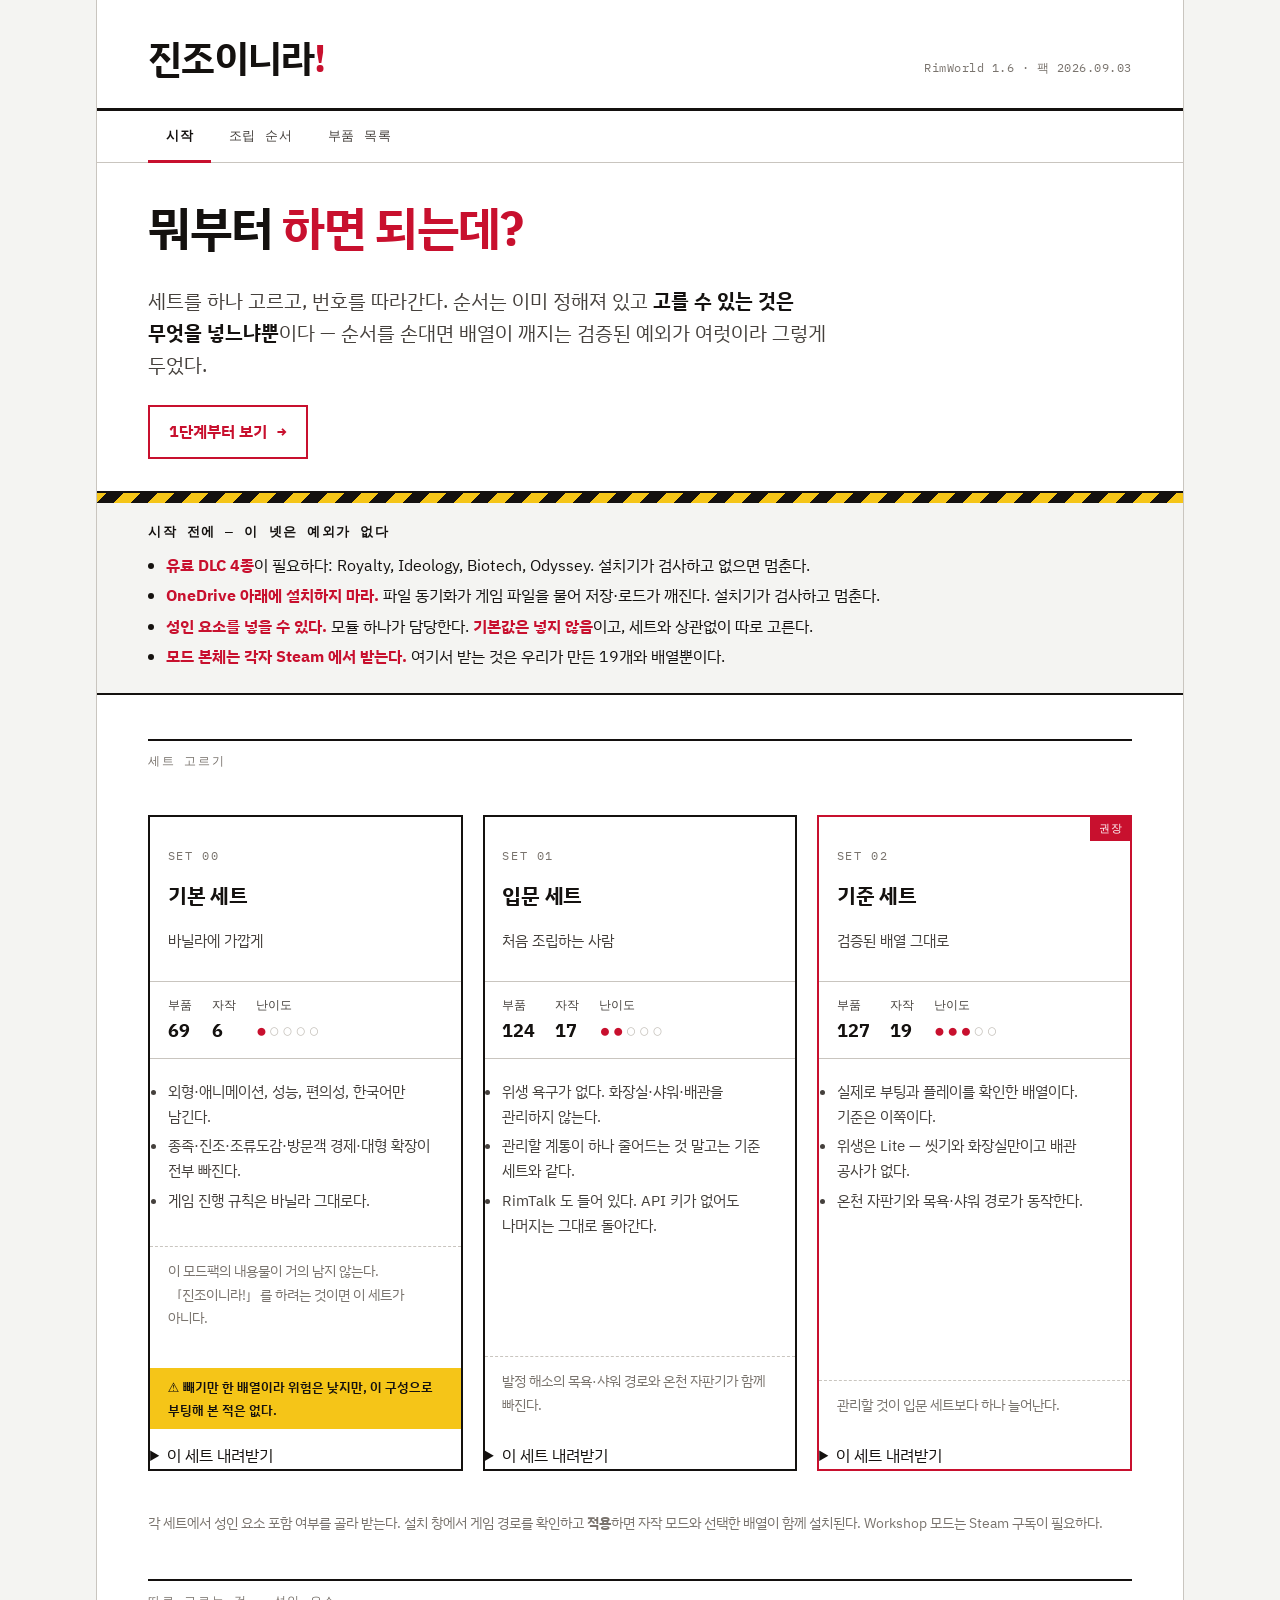
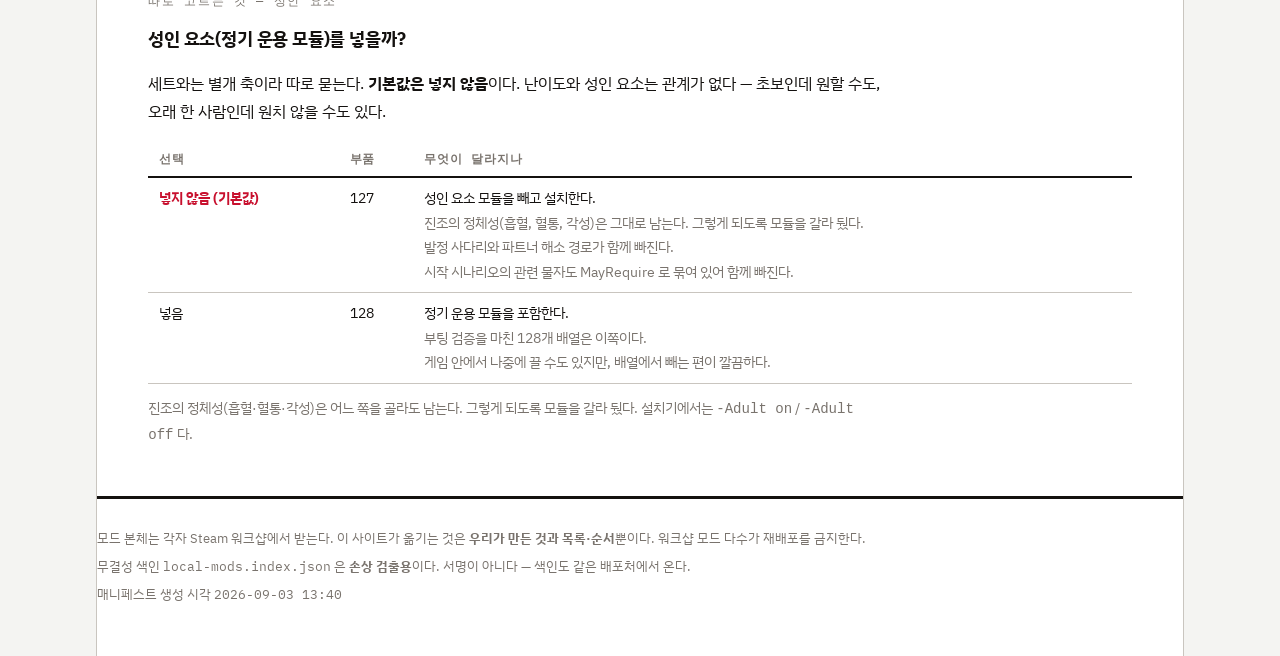
<file: index.html>
<!doctype html>
<html lang="ko">
<head>
<meta charset="utf-8">
<meta name="viewport" content="width=device-width, initial-scale=1">
<title>진조이니라! 조립 설명서</title>
<meta name="description" content="RimWorld 1.6 한국어 모드팩 진조이니라!. 세트를 고르고 번호를 따라가면 끝난다.">
<meta name="color-scheme" content="light dark">
<link rel="preconnect" href="https://fonts.googleapis.com">
<link rel="preconnect" href="https://fonts.gstatic.com" crossorigin>
<link rel="stylesheet" href="https://fonts.googleapis.com/css2?family=IBM+Plex+Mono:wght@400;600&family=IBM+Plex+Sans+KR:wght@400;500;600;700&display=swap">
<link rel="stylesheet" href="assets/style.css">
</head>
<body>
<!--
DIRECTION CONTRACT — rim.issssm.com

THESIS: 이 팩은 고르는 카탈로그가 아니라 순서가 검증된 조립물 하나다. 세트를
고르고 번호를 따라가면 끝난다. 기능을 자랑하는 히어로 배너와 카드 격자를 쓰지
않는다 — 초보가 먼저 묻는 것은 "무엇이 들었나" 가 아니라 "뭐부터 하면 되나" 다.

OWN-WORLD: 조립 설명서. 흰 종이, 검은 키라인, 진홍(#c8102e)이 이 팩의 정체이자
유일한 강조색, 노랑·검정 사선 위험 띠가 경고를 진다. 여백의 큰 외곽선 숫자,
1:1 부품 호출 상자 격자, IBM Plex Sans KR + Plex Mono, 숫자는 전부 tabular.

STORY: 세트 상자가 부품 수와 난이도를 모서리에 찍고 나란히 놓인 것을 본다.
자기 것이 어느 것인지 알아보고, 번호 매긴 단계를 따라 혼자 끝까지 깐다.
세트로 정해지지 않는 것(성인 요소)은 상자 아래에서 따로 묻는다.

FIRST VIEWPORT: 상단 3px 괘선 아래 워드마크. 그 아래 "뭐부터 하면 되는데?" 가
화면 폭을 쓰는 질문으로 서고, 답이 곧바로 1단계 링크다. 그 아래 노랑·검정
위험 띠가 DLC 4종·OneDrive 금지·성인 요소를 진다. 세트 상자는 그다음이다.

FORM: 브릭 조립 설명서. 공명 순위 7위였던 배정안(약전 첨부문서)을 두 축에서
이긴 도전자. seed 343098e7.

FINISH: unreviewed and undocumented is unfinished; this build ends with the finish review, the verdict, DESIGN.md, and every shipping raster carrying its provenance.
-->
<div class="sheet">
  <header class="masthead pad">
    <p class="wordmark">진조이니라<span class="bang">!</span></p>
    <p class="meta">RimWorld 1.6 · 팩 2026.09.03</p>
  </header>
  <nav class="tabs pad" aria-label="주요">
      <a href="index.html" aria-current="page">시작</a>
      <a href="install.html">조립 순서</a>
      <a href="mods.html">부품 목록</a>
  </nav>
  <main class="pad">
    <h1 class="q">뭐부터 <em>하면 되는데?</em></h1>
    <p class="lede">세트를 하나 고르고, 번호를 따라간다. 순서는 이미 정해져 있고
    <strong>고를 수 있는 것은 무엇을 넣느냐뿐</strong>이다 — 순서를 손대면 배열이 깨지는
    검증된 예외가 여럿이라 그렇게 두었다.</p>
    <p style="margin:1.5rem 0 0"><a class="gonext" href="install.html">1단계부터 보기 <span class="arrow">→</span></a></p>
  </main>

  <section class="hazard" aria-labelledby="before">
    <div class="body">
      <h2 id="before">시작 전에 — 이 넷은 예외가 없다</h2>
      <ul>
        <li><strong>유료 DLC 4종</strong>이 필요하다: Royalty, Ideology, Biotech, Odyssey. 설치기가 검사하고 없으면 멈춘다.</li>
        <li><strong>OneDrive 아래에 설치하지 마라.</strong> 파일 동기화가 게임 파일을 물어 저장·로드가 깨진다. 설치기가 검사하고 멈춘다.</li>
        <li><strong>성인 요소를 넣을 수 있다.</strong> 모듈 하나가 담당한다. <strong>기본값은 넣지 않음</strong>이고, 세트와 상관없이 따로 고른다.</li>
        <li><strong>모드 본체는 각자 Steam 에서 받는다.</strong> 여기서 받는 것은 우리가 만든 19개와 배열뿐이다.</li>
      </ul>
    </div>
  </section>

  <section class="pad" id="sets">
    <p class="sectionhead">세트 고르기</p>
    <div class="sets">
      <article class="set">
        
        <div class="head">
          <p class="setno">SET 00</p>
          <h3>기본 세트</h3>
          <p class="tagline">바닐라에 가깝게</p>
        </div>
        <div class="stats">
          <div>부품<b>69</b></div>
          <div>자작<b>6</b></div>
          <div>난이도<b><span class="pips">●<span class="off">○○○○</span></span></b></div>
        </div>
        <ul class="why">
        <li>외형·애니메이션, 성능, 편의성, 한국어만 남긴다.</li>
        <li>종족·진조·조류도감·방문객 경제·대형 확장이 전부 빠진다.</li>
        <li>게임 진행 규칙은 바닐라 그대로다.</li>
        </ul>
        <p class="cost">이 모드팩의 내용물이 거의 남지 않는다. 「진조이니라!」를 하려는 것이면 이 세트가 아니다.</p>
        <p class="unverified">⚠ 빼기만 한 배열이라 위험은 낮지만, 이 구성으로 부팅해 본 적은 없다.</p>
        <details class="set-downloads"><summary>이 세트 내려받기</summary><ul><li><b>성인 요소 없음 (기본)</b><br><a href="download/plain-off-installer.zip" download>기본 세트 설치 ZIP</a> · <a href="download/plain-off-ModsConfig.xml" download="ModsConfig.xml">ModsConfig.xml만 받기</a></li>
<li><b>성인 요소 포함</b><br><a href="download/plain-on-installer.zip" download>기본 세트 설치 ZIP</a> · <a href="download/plain-on-ModsConfig.xml" download="ModsConfig.xml">ModsConfig.xml만 받기</a></li></ul>
        <p>ZIP 압축을 풀고 <code>Install.cmd</code>를 실행한다. 선택이 미리 들어 있다.</p></details>
      </article>
      <article class="set">
        
        <div class="head">
          <p class="setno">SET 01</p>
          <h3>입문 세트</h3>
          <p class="tagline">처음 조립하는 사람</p>
        </div>
        <div class="stats">
          <div>부품<b>124</b></div>
          <div>자작<b>17</b></div>
          <div>난이도<b><span class="pips">●●<span class="off">○○○</span></span></b></div>
        </div>
        <ul class="why">
        <li>위생 욕구가 없다. 화장실·샤워·배관을 관리하지 않는다.</li>
        <li>관리할 계통이 하나 줄어드는 것 말고는 기준 세트와 같다.</li>
        <li>RimTalk 도 들어 있다. API 키가 없어도 나머지는 그대로 돌아간다.</li>
        </ul>
        <p class="cost">발정 해소의 목욕·샤워 경로와 온천 자판기가 함께 빠진다.</p>
        
        <details class="set-downloads"><summary>이 세트 내려받기</summary><ul><li><b>성인 요소 없음 (기본)</b><br><a href="download/starter-off-installer.zip" download>입문 세트 설치 ZIP</a> · <a href="download/starter-off-ModsConfig.xml" download="ModsConfig.xml">ModsConfig.xml만 받기</a></li>
<li><b>성인 요소 포함</b><br><a href="download/starter-on-installer.zip" download>입문 세트 설치 ZIP</a> · <a href="download/starter-on-ModsConfig.xml" download="ModsConfig.xml">ModsConfig.xml만 받기</a></li></ul>
        <p>ZIP 압축을 풀고 <code>Install.cmd</code>를 실행한다. 선택이 미리 들어 있다.</p></details>
      </article>
      <article class="set is-recommended">
        <span class="corner">권장</span>
        <div class="head">
          <p class="setno">SET 02</p>
          <h3>기준 세트</h3>
          <p class="tagline">검증된 배열 그대로</p>
        </div>
        <div class="stats">
          <div>부품<b>127</b></div>
          <div>자작<b>19</b></div>
          <div>난이도<b><span class="pips">●●●<span class="off">○○</span></span></b></div>
        </div>
        <ul class="why">
        <li>실제로 부팅과 플레이를 확인한 배열이다. 기준은 이쪽이다.</li>
        <li>위생은 Lite — 씻기와 화장실만이고 배관 공사가 없다.</li>
        <li>온천 자판기와 목욕·샤워 경로가 동작한다.</li>
        </ul>
        <p class="cost">관리할 것이 입문 세트보다 하나 늘어난다.</p>
        
        <details class="set-downloads"><summary>이 세트 내려받기</summary><ul><li><b>성인 요소 없음 (기본)</b><br><a href="download/standard-off-installer.zip" download>기준 세트 설치 ZIP</a> · <a href="download/standard-off-ModsConfig.xml" download="ModsConfig.xml">ModsConfig.xml만 받기</a></li>
<li><b>성인 요소 포함</b><br><a href="download/standard-on-installer.zip" download>기준 세트 설치 ZIP</a> · <a href="download/standard-on-ModsConfig.xml" download="ModsConfig.xml">ModsConfig.xml만 받기</a></li></ul>
        <p>ZIP 압축을 풀고 <code>Install.cmd</code>를 실행한다. 선택이 미리 들어 있다.</p></details>
      </article>
    </div>
    <p style="color:var(--ink-3);font-size:0.88rem;margin:0 0 2rem">
      각 세트에서 성인 요소 포함 여부를 골라 받는다. 설치 창에서 게임 경로를 확인하고 <strong>적용</strong>하면
      자작 모드와 선택한 배열이 함께 설치된다. Workshop 모드는 Steam 구독이 필요하다.
    </p>

    <p class="sectionhead">따로 고르는 것 — 성인 요소</p>
    <div class="optional">
      <p class="q2">성인 요소(정기 운용 모듈)를 넣을까?</p>
      <p>세트와는 별개 축이라 따로 묻는다. <strong>기본값은 넣지 않음</strong>이다.
      난이도와 성인 요소는 관계가 없다 — 초보인데 원할 수도, 오래 한 사람인데 원치 않을 수도 있다.</p>
      <div class="tablewrap">
        <table>
          <thead><tr><th>선택</th><th>부품</th><th>무엇이 달라지나</th></tr></thead>
          <tbody>
<tr><td><strong>넣지 않음 (기본값)</strong></td><td class="num">127</td><td>성인 요소 모듈을 빼고 설치한다.<br><span style="color:var(--ink-3);font-size:0.86rem">진조의 정체성(흡혈, 혈통, 각성)은 그대로 남는다. 그렇게 되도록 모듈을 갈라 뒀다.<br>발정 사다리와 파트너 해소 경로가 함께 빠진다.<br>시작 시나리오의 관련 물자도 MayRequire 로 묶여 있어 함께 빠진다.</span></td></tr>
        <tr><td>넣음</td><td class="num">128</td><td>정기 운용 모듈을 포함한다.<br><span style="color:var(--ink-3);font-size:0.86rem">부팅 검증을 마친 128개 배열은 이쪽이다.<br>게임 안에서 나중에 끌 수도 있지만, 배열에서 빼는 편이 깔끔하다.</span></td></tr>
          </tbody>
        </table>
      </div>
      <p style="color:var(--ink-3);font-size:0.88rem;margin:0.75rem 0 2rem">
        진조의 정체성(흡혈·혈통·각성)은 어느 쪽을 골라도 남는다. 그렇게 되도록 모듈을 갈라 뒀다.
        설치기에서는 <code>-Adult on</code> / <code>-Adult off</code> 다.
      </p>
    </div>
  </section>
  <footer class="colophon pad">
    <p>모드 본체는 각자 Steam 워크샵에서 받는다. 이 사이트가 옮기는 것은 <strong>우리가 만든 것과 목록·순서</strong>뿐이다. 워크샵 모드 다수가 재배포를 금지한다.</p>
    <p>무결성 색인 <code>local-mods.index.json</code> 은 <strong>손상 검출용</strong>이다. 서명이 아니다 — 색인도 같은 배포처에서 온다.</p>
    <p>매니페스트 생성 시각 <code>2026-09-03 13:40</code></p>
  </footer>
</div>
</body>
</html>
</file>
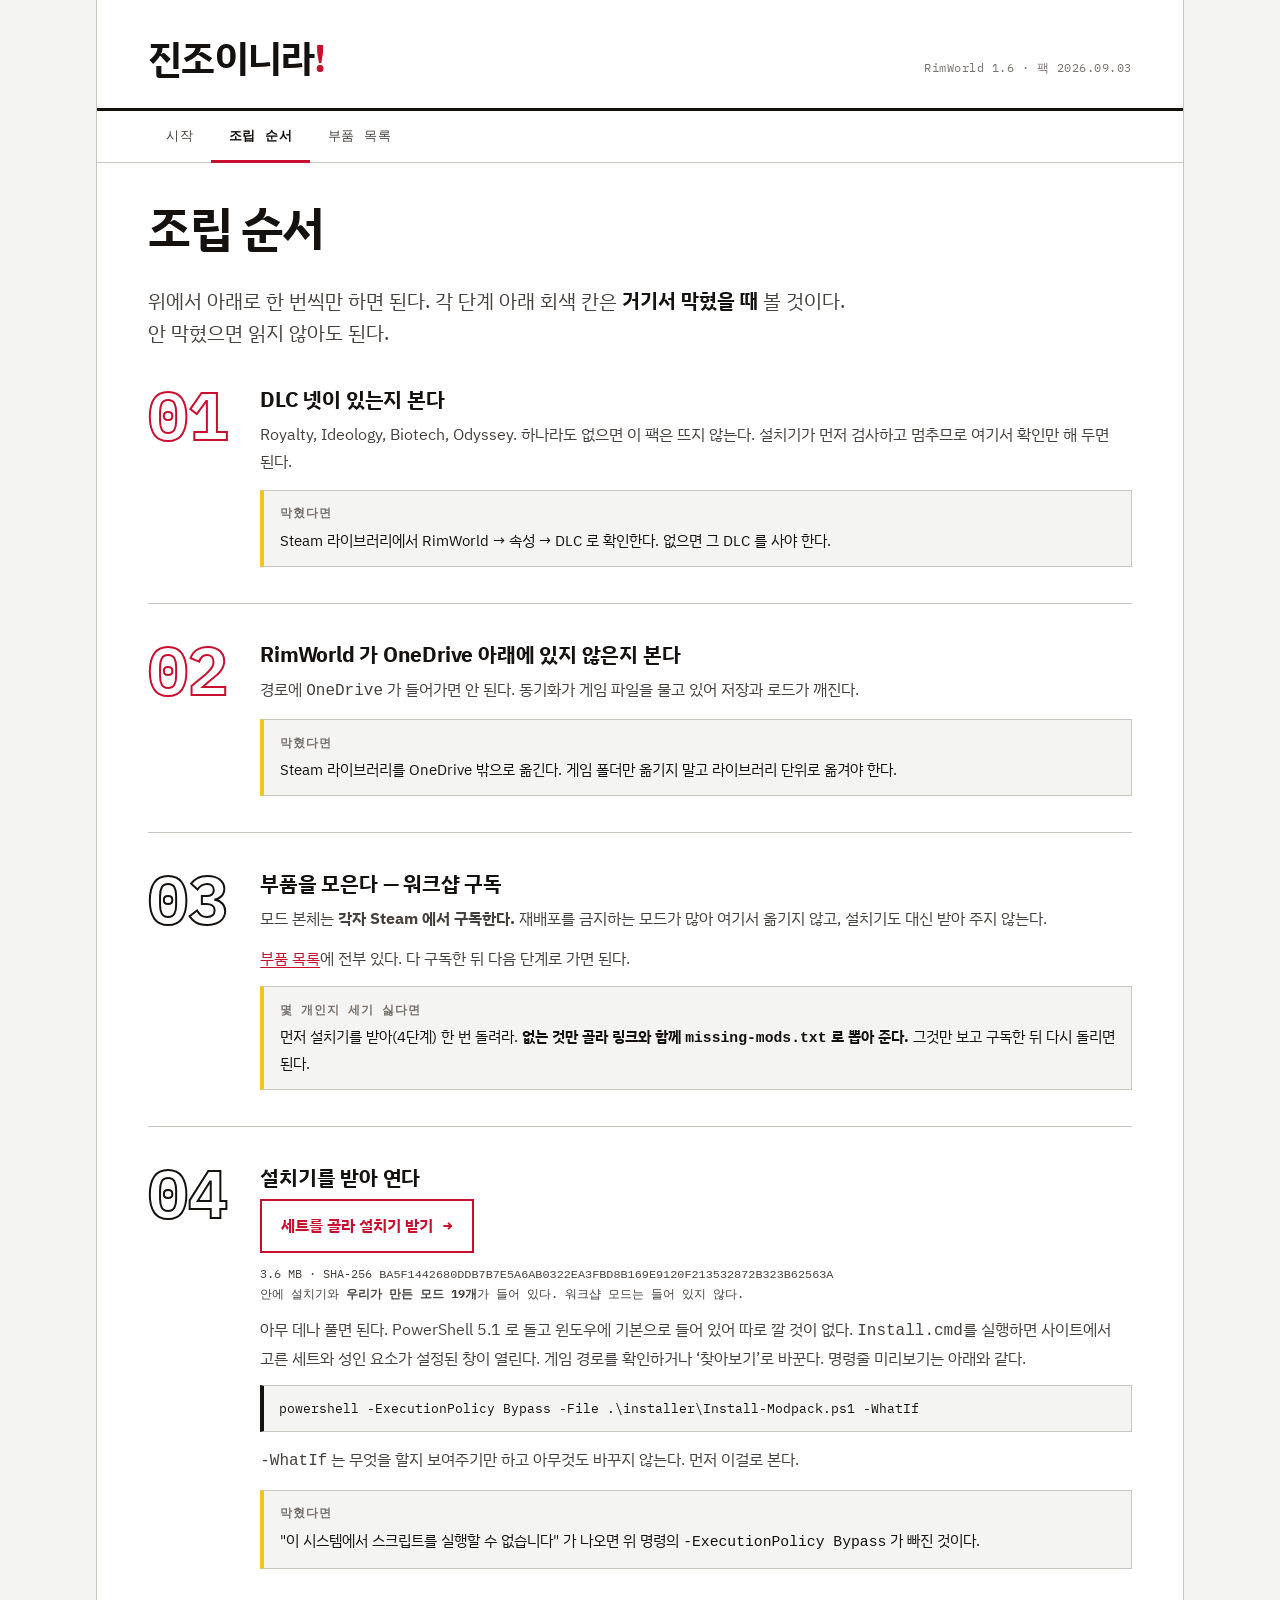
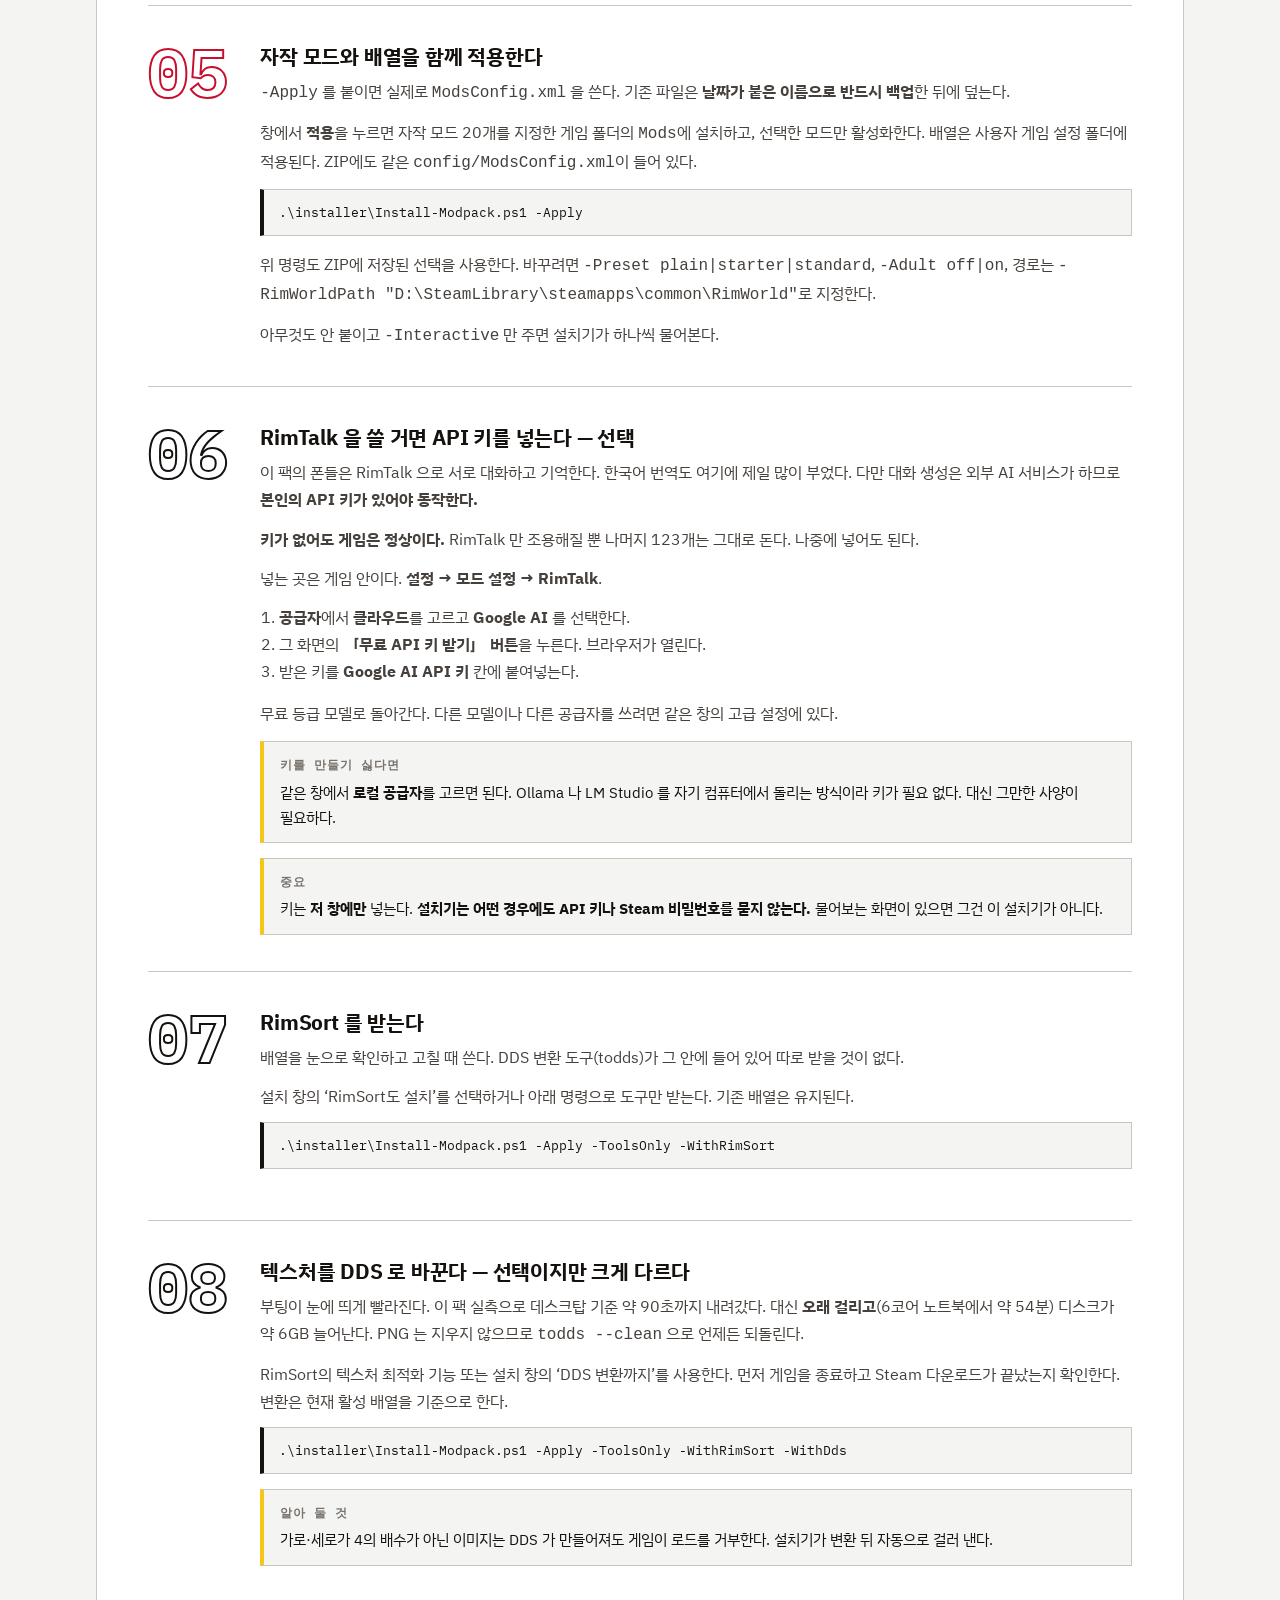
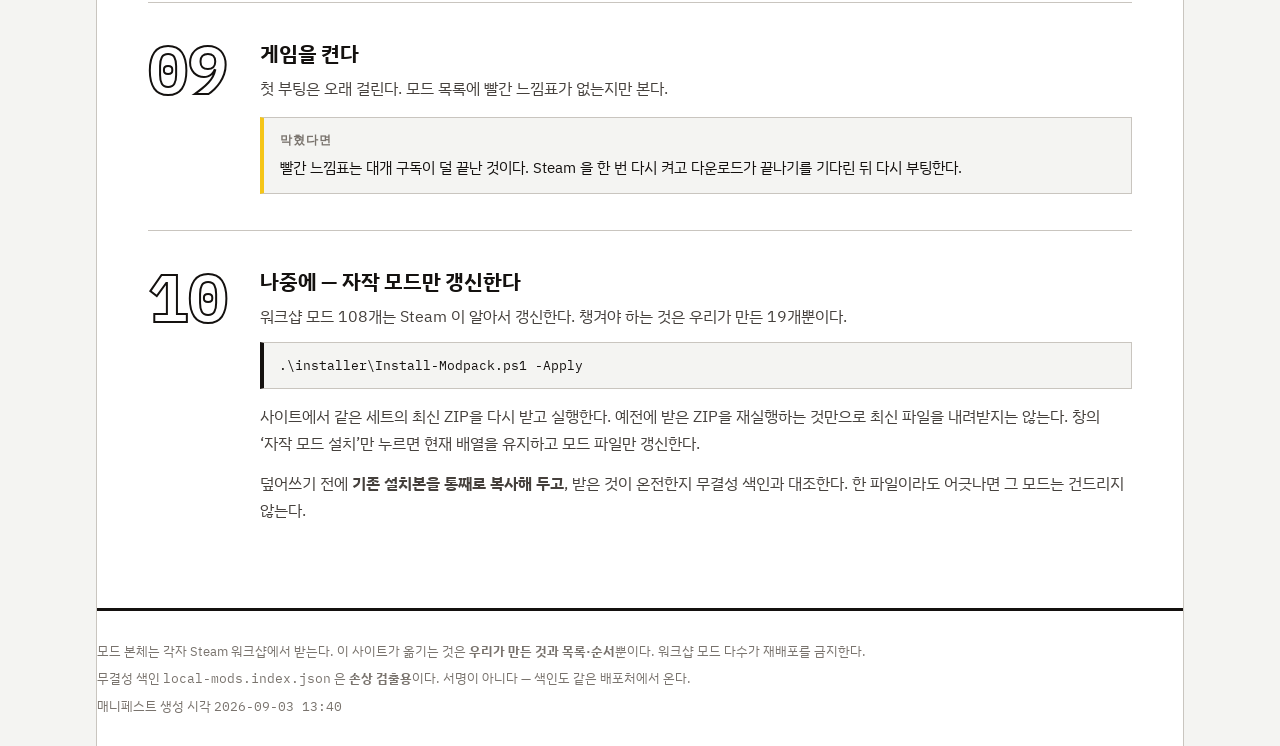
<file: install.html>
<!doctype html>
<html lang="ko">
<head>
<meta charset="utf-8">
<meta name="viewport" content="width=device-width, initial-scale=1">
<title>조립 순서 — 진조이니라!</title>
<meta name="description" content="DLC 확인부터 갱신까지, 번호 매긴 9단계.">
<meta name="color-scheme" content="light dark">
<link rel="preconnect" href="https://fonts.googleapis.com">
<link rel="preconnect" href="https://fonts.gstatic.com" crossorigin>
<link rel="stylesheet" href="https://fonts.googleapis.com/css2?family=IBM+Plex+Mono:wght@400;600&family=IBM+Plex+Sans+KR:wght@400;500;600;700&display=swap">
<link rel="stylesheet" href="assets/style.css">
</head>
<body>
<!--
DIRECTION CONTRACT — rim.issssm.com

THESIS: 이 팩은 고르는 카탈로그가 아니라 순서가 검증된 조립물 하나다. 세트를
고르고 번호를 따라가면 끝난다. 기능을 자랑하는 히어로 배너와 카드 격자를 쓰지
않는다 — 초보가 먼저 묻는 것은 "무엇이 들었나" 가 아니라 "뭐부터 하면 되나" 다.

OWN-WORLD: 조립 설명서. 흰 종이, 검은 키라인, 진홍(#c8102e)이 이 팩의 정체이자
유일한 강조색, 노랑·검정 사선 위험 띠가 경고를 진다. 여백의 큰 외곽선 숫자,
1:1 부품 호출 상자 격자, IBM Plex Sans KR + Plex Mono, 숫자는 전부 tabular.

STORY: 세트 상자가 부품 수와 난이도를 모서리에 찍고 나란히 놓인 것을 본다.
자기 것이 어느 것인지 알아보고, 번호 매긴 단계를 따라 혼자 끝까지 깐다.
세트로 정해지지 않는 것(성인 요소)은 상자 아래에서 따로 묻는다.

FIRST VIEWPORT: 상단 3px 괘선 아래 워드마크. 그 아래 "뭐부터 하면 되는데?" 가
화면 폭을 쓰는 질문으로 서고, 답이 곧바로 1단계 링크다. 그 아래 노랑·검정
위험 띠가 DLC 4종·OneDrive 금지·성인 요소를 진다. 세트 상자는 그다음이다.

FORM: 브릭 조립 설명서. 공명 순위 7위였던 배정안(약전 첨부문서)을 두 축에서
이긴 도전자. seed 343098e7.

FINISH: unreviewed and undocumented is unfinished; this build ends with the finish review, the verdict, DESIGN.md, and every shipping raster carrying its provenance.
-->
<div class="sheet">
  <header class="masthead pad">
    <p class="wordmark">진조이니라<span class="bang">!</span></p>
    <p class="meta">RimWorld 1.6 · 팩 2026.09.03</p>
  </header>
  <nav class="tabs pad" aria-label="주요">
      <a href="index.html">시작</a>
      <a href="install.html" aria-current="page">조립 순서</a>
      <a href="mods.html">부품 목록</a>
  </nav>
  <main class="pad">
    <h1 class="q">조립 순서</h1>
    <p class="lede">위에서 아래로 한 번씩만 하면 된다. 각 단계 아래 회색 칸은
    <strong>거기서 막혔을 때</strong> 볼 것이다. 안 막혔으면 읽지 않아도 된다.</p>

    <section class="step is-key">
      <p class="n">01</p>
      <div>
        <h2>DLC 넷이 있는지 본다</h2>
        <p>Royalty, Ideology, Biotech, Odyssey. 하나라도 없으면 이 팩은 뜨지 않는다. 설치기가 먼저 검사하고 멈추므로
        여기서 확인만 해 두면 된다.</p>
        <div class="stuck"><b>막혔다면</b>
        Steam 라이브러리에서 RimWorld → 속성 → DLC 로 확인한다. 없으면 그 DLC 를 사야 한다.</div>
      </div>
    </section>

    <section class="step is-key">
      <p class="n">02</p>
      <div>
        <h2>RimWorld 가 OneDrive 아래에 있지 않은지 본다</h2>
        <p>경로에 <code>OneDrive</code> 가 들어가면 안 된다. 동기화가 게임 파일을 물고 있어
        저장과 로드가 깨진다.</p>
        <div class="stuck"><b>막혔다면</b>
        Steam 라이브러리를 OneDrive 밖으로 옮긴다. 게임 폴더만 옮기지 말고 라이브러리 단위로 옮겨야 한다.</div>
      </div>
    </section>

    <section class="step">
      <p class="n">03</p>
      <div>
        <h2>부품을 모은다 — 워크샵 구독</h2>
        <p>모드 본체는 <strong>각자 Steam 에서 구독한다.</strong> 재배포를 금지하는 모드가 많아 여기서 옮기지 않고,
        설치기도 대신 받아 주지 않는다.</p>
        <p><a href="mods.html">부품 목록</a>에 전부 있다. 다 구독한 뒤 다음 단계로 가면 된다.</p>
        <div class="stuck"><b>몇 개인지 세기 싫다면</b>
        먼저 설치기를 받아(4단계) 한 번 돌려라. <strong>없는 것만 골라 링크와 함께
        <code>missing-mods.txt</code> 로 뽑아 준다.</strong> 그것만 보고 구독한 뒤 다시 돌리면 된다.</div>
      </div>
    </section>

    <section class="step">
      <p class="n">04</p>
      <div>
        <h2>설치기를 받아 연다</h2>
        <p><a class="gonext" href="index.html#sets">세트를 골라 설치기 받기 <span class="arrow">→</span></a></p>
        <p class="dlmeta">3.6 MB · SHA-256 <code>BA5F1442680DDB7B7E5A6AB0322EA3FBD8B169E9120F213532872B323B62563A</code><br>
        안에 설치기와 <strong>우리가 만든 모드 19개</strong>가 들어 있다. 워크샵 모드는 들어 있지 않다.</p>
        <p>아무 데나 풀면 된다. PowerShell 5.1 로 돌고 윈도우에 기본으로 들어 있어 따로 깔 것이 없다.
        <code>Install.cmd</code>를 실행하면 사이트에서 고른 세트와 성인 요소가 설정된 창이 열린다.
        게임 경로를 확인하거나 ‘찾아보기’로 바꾼다. 명령줄 미리보기는 아래와 같다.</p>
        <pre class="cmd">powershell -ExecutionPolicy Bypass -File .\installer\Install-Modpack.ps1 -WhatIf</pre>
        <p><code>-WhatIf</code> 는 무엇을 할지 보여주기만 하고 아무것도 바꾸지 않는다. 먼저 이걸로 본다.</p>
        <div class="stuck"><b>막혔다면</b>
        "이 시스템에서 스크립트를 실행할 수 없습니다" 가 나오면 위 명령의
        <code>-ExecutionPolicy Bypass</code> 가 빠진 것이다.</div>
      </div>
    </section>

    <section class="step is-key">
      <p class="n">05</p>
      <div>
        <h2>자작 모드와 배열을 함께 적용한다</h2>
        <p><code>-Apply</code> 를 붙이면 실제로 <code>ModsConfig.xml</code> 을 쓴다.
        기존 파일은 <strong>날짜가 붙은 이름으로 반드시 백업</strong>한 뒤에 덮는다.</p>
        <p>창에서 <strong>적용</strong>을 누르면 자작 모드 20개를 지정한 게임 폴더의 <code>Mods</code>에 설치하고,
        선택한 모드만 활성화한다. 배열은 사용자 게임 설정 폴더에 적용된다. ZIP에도 같은 <code>config/ModsConfig.xml</code>이 들어 있다.</p>
        <pre class="cmd">.\installer\Install-Modpack.ps1 -Apply</pre>
        <p>위 명령도 ZIP에 저장된 선택을 사용한다. 바꾸려면 <code>-Preset plain|starter|standard</code>,
        <code>-Adult off|on</code>, 경로는 <code>-RimWorldPath &quot;D:\SteamLibrary\steamapps\common\RimWorld&quot;</code>로 지정한다.</p>
        <p>아무것도 안 붙이고 <code>-Interactive</code> 만 주면 설치기가 하나씩 물어본다.</p>
      </div>
    </section>

    <section class="step">
      <p class="n">06</p>
      <div>
        <h2>RimTalk 을 쓸 거면 API 키를 넣는다 — 선택</h2>
        <p>이 팩의 폰들은 RimTalk 으로 서로 대화하고 기억한다. 한국어 번역도 여기에 제일 많이 부었다.
        다만 대화 생성은 외부 AI 서비스가 하므로 <strong>본인의 API 키가 있어야 동작한다.</strong></p>
        <p><strong>키가 없어도 게임은 정상이다.</strong> RimTalk 만 조용해질 뿐 나머지 123개는 그대로 돈다.
        나중에 넣어도 된다.</p>
        <p>넣는 곳은 게임 안이다. <strong>설정 → 모드 설정 → RimTalk</strong>.</p>
        <ol style="margin:0 0 0.9rem;padding-left:1.2rem;color:var(--ink-2)">
          <li><strong>공급자</strong>에서 <strong>클라우드</strong>를 고르고 <strong>Google AI</strong> 를 선택한다.</li>
          <li>그 화면의 <strong>「무료 API 키 받기」 버튼</strong>을 누른다. 브라우저가 열린다.</li>
          <li>받은 키를 <strong>Google AI API 키</strong> 칸에 붙여넣는다.</li>
        </ol>
        <p>무료 등급 모델로 돌아간다. 다른 모델이나 다른 공급자를 쓰려면 같은 창의 고급 설정에 있다.</p>
        <div class="stuck"><b>키를 만들기 싫다면</b>
        같은 창에서 <strong>로컬 공급자</strong>를 고르면 된다. Ollama 나 LM Studio 를 자기 컴퓨터에서 돌리는 방식이라
        키가 필요 없다. 대신 그만한 사양이 필요하다.</div>
        <div class="stuck"><b>중요</b>
        키는 <strong>저 창에만</strong> 넣는다.
        <strong>설치기는 어떤 경우에도 API 키나 Steam 비밀번호를 묻지 않는다.</strong>
        물어보는 화면이 있으면 그건 이 설치기가 아니다.</div>
      </div>
    </section>

    <section class="step">
      <p class="n">07</p>
      <div>
        <h2>RimSort 를 받는다</h2>
        <p>배열을 눈으로 확인하고 고칠 때 쓴다. DDS 변환 도구(todds)가 그 안에 들어 있어
        따로 받을 것이 없다.</p>
        <p>설치 창의 ‘RimSort도 설치’를 선택하거나 아래 명령으로 도구만 받는다. 기존 배열은 유지된다.</p>
        <pre class="cmd">.\installer\Install-Modpack.ps1 -Apply -ToolsOnly -WithRimSort</pre>
      </div>
    </section>

    <section class="step">
      <p class="n">08</p>
      <div>
        <h2>텍스처를 DDS 로 바꾼다 — 선택이지만 크게 다르다</h2>
        <p>부팅이 눈에 띄게 빨라진다. 이 팩 실측으로 데스크탑 기준 약 90초까지 내려갔다.
        대신 <strong>오래 걸리고</strong>(6코어 노트북에서 약 54분) 디스크가 약 6GB 늘어난다.
        PNG 는 지우지 않으므로 <code>todds --clean</code> 으로 언제든 되돌린다.</p>
        <p>RimSort의 텍스처 최적화 기능 또는 설치 창의 ‘DDS 변환까지’를 사용한다.
        먼저 게임을 종료하고 Steam 다운로드가 끝났는지 확인한다. 변환은 현재 활성 배열을 기준으로 한다.</p>
        <pre class="cmd">.\installer\Install-Modpack.ps1 -Apply -ToolsOnly -WithRimSort -WithDds</pre>
        <div class="stuck"><b>알아 둘 것</b>
        가로·세로가 4의 배수가 아닌 이미지는 DDS 가 만들어져도 게임이 로드를 거부한다.
        설치기가 변환 뒤 자동으로 걸러 낸다.</div>
      </div>
    </section>

    <section class="step">
      <p class="n">09</p>
      <div>
        <h2>게임을 켠다</h2>
        <p>첫 부팅은 오래 걸린다. 모드 목록에 빨간 느낌표가 없는지만 본다.</p>
        <div class="stuck"><b>막혔다면</b>
        빨간 느낌표는 대개 구독이 덜 끝난 것이다. Steam 을 한 번 다시 켜고 다운로드가
        끝나기를 기다린 뒤 다시 부팅한다.</div>
      </div>
    </section>

    <section class="step">
      <p class="n">10</p>
      <div>
        <h2>나중에 — 자작 모드만 갱신한다</h2>
        <p>워크샵 모드 108개는 Steam 이 알아서 갱신한다.
        챙겨야 하는 것은 우리가 만든 19개뿐이다.</p>
        <pre class="cmd">.\installer\Install-Modpack.ps1 -Apply</pre>
        <p>사이트에서 같은 세트의 최신 ZIP을 다시 받고 실행한다. 예전에 받은 ZIP을 재실행하는 것만으로 최신 파일을 내려받지는 않는다.
        창의 ‘자작 모드 설치’만 누르면 현재 배열을 유지하고 모드 파일만 갱신한다.</p>
        <p>덮어쓰기 전에 <strong>기존 설치본을 통째로 복사해 두고</strong>, 받은 것이 온전한지
        무결성 색인과 대조한다. 한 파일이라도 어긋나면 그 모드는 건드리지 않는다.</p>
      </div>
    </section>
  </main>
  <footer class="colophon pad">
    <p>모드 본체는 각자 Steam 워크샵에서 받는다. 이 사이트가 옮기는 것은 <strong>우리가 만든 것과 목록·순서</strong>뿐이다. 워크샵 모드 다수가 재배포를 금지한다.</p>
    <p>무결성 색인 <code>local-mods.index.json</code> 은 <strong>손상 검출용</strong>이다. 서명이 아니다 — 색인도 같은 배포처에서 온다.</p>
    <p>매니페스트 생성 시각 <code>2026-09-03 13:40</code></p>
  </footer>
</div>
</body>
</html>
</file>
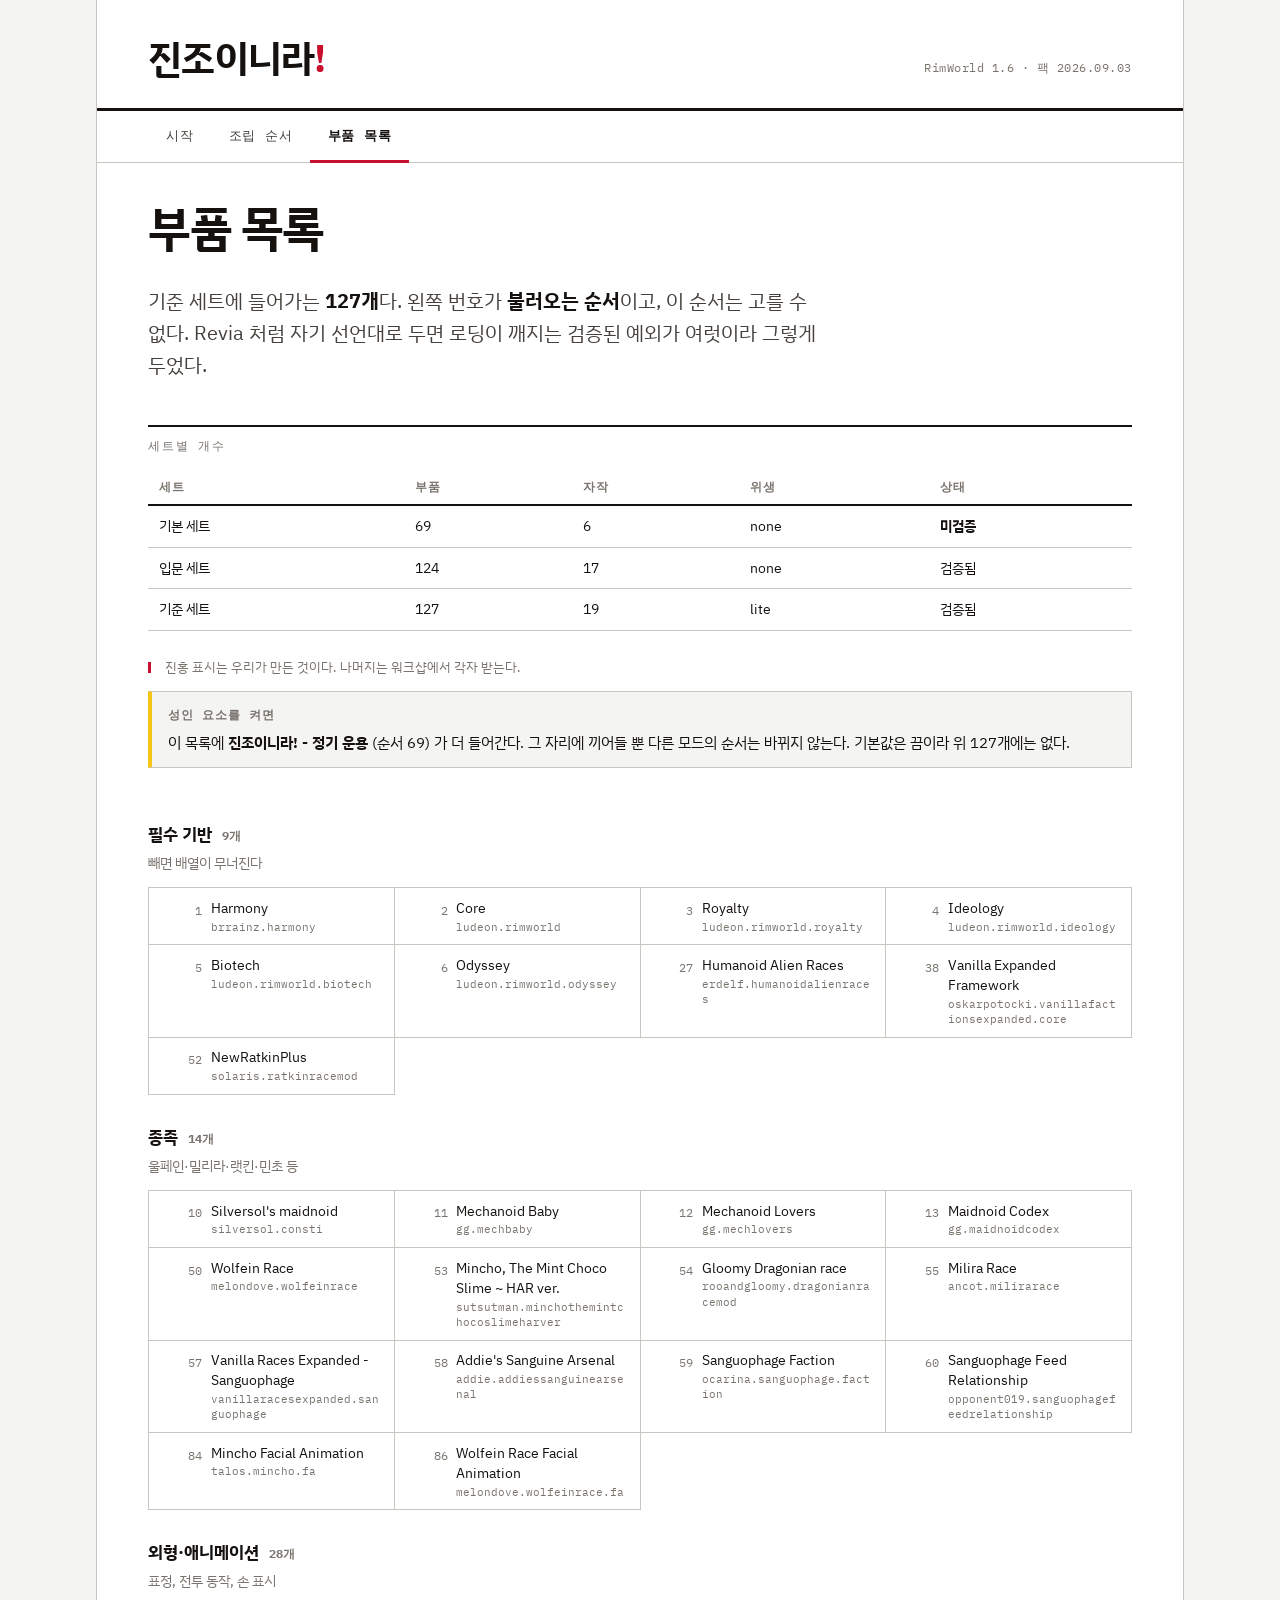
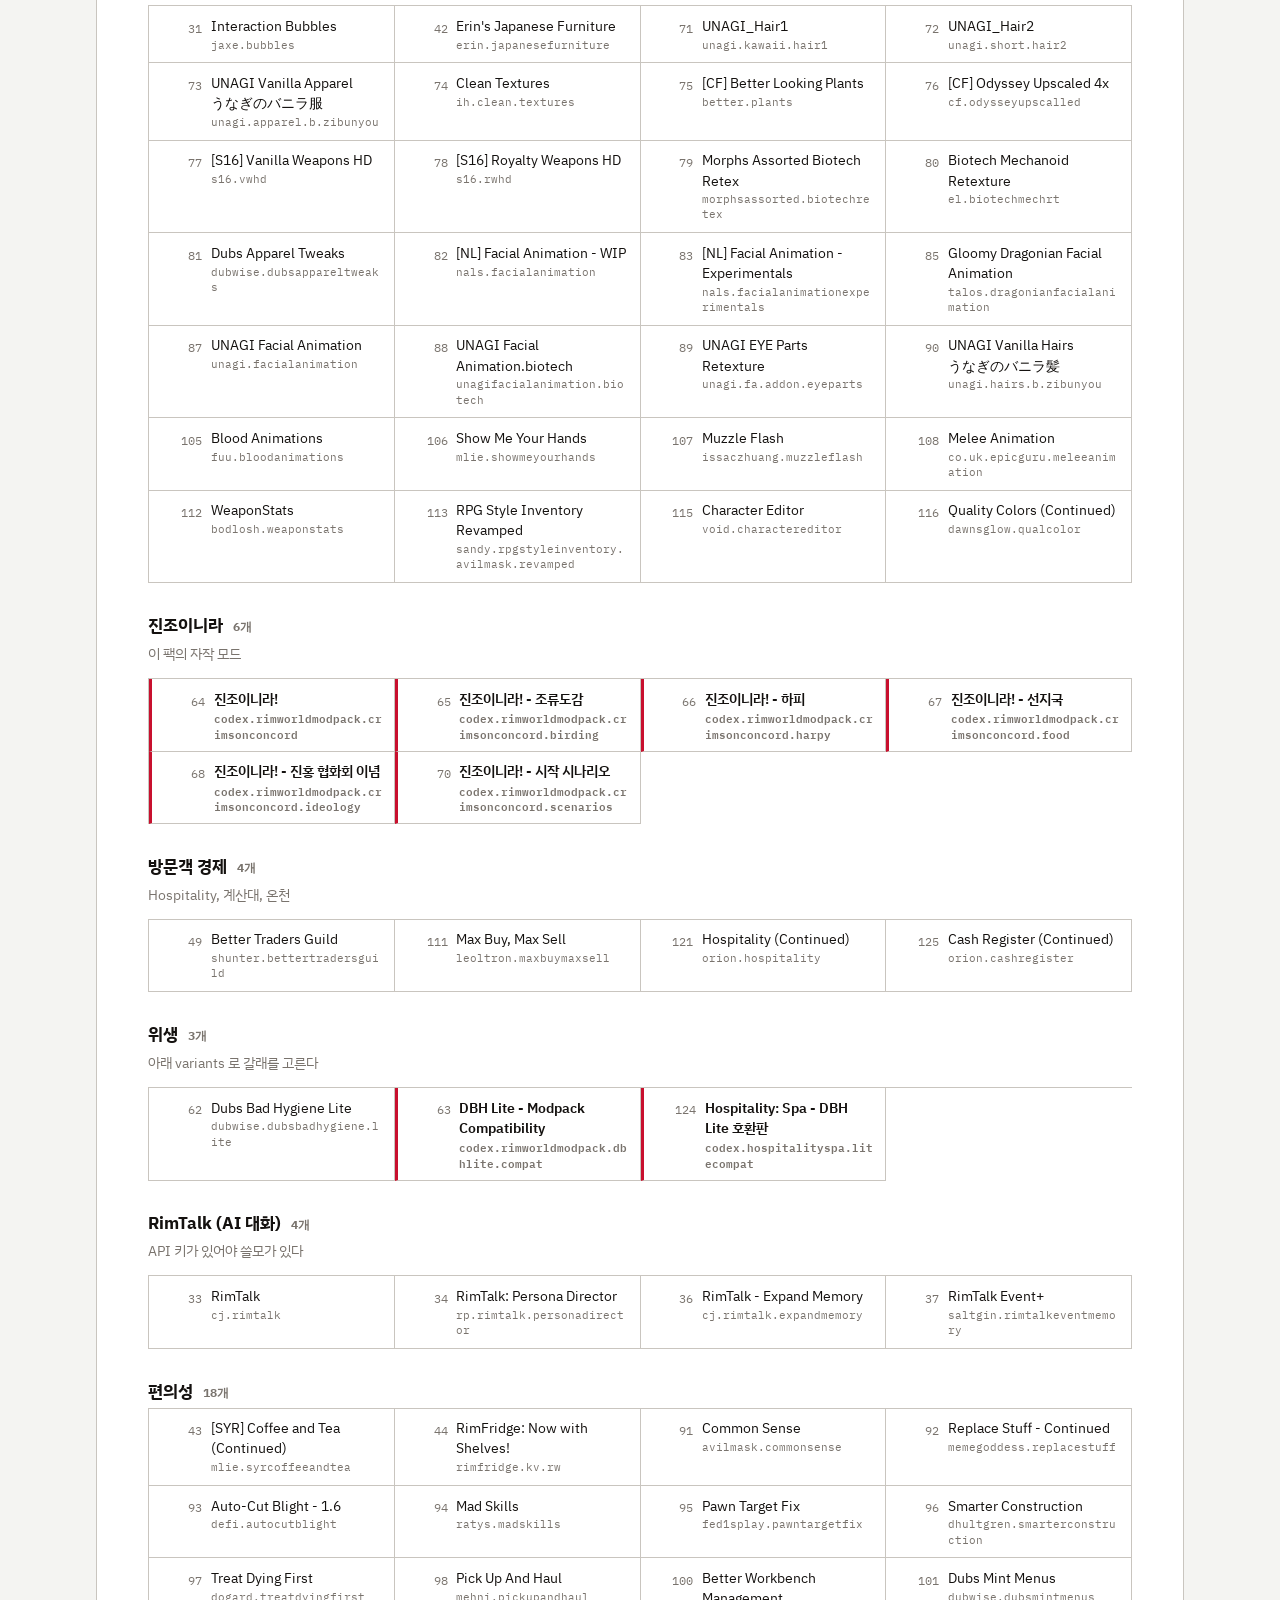
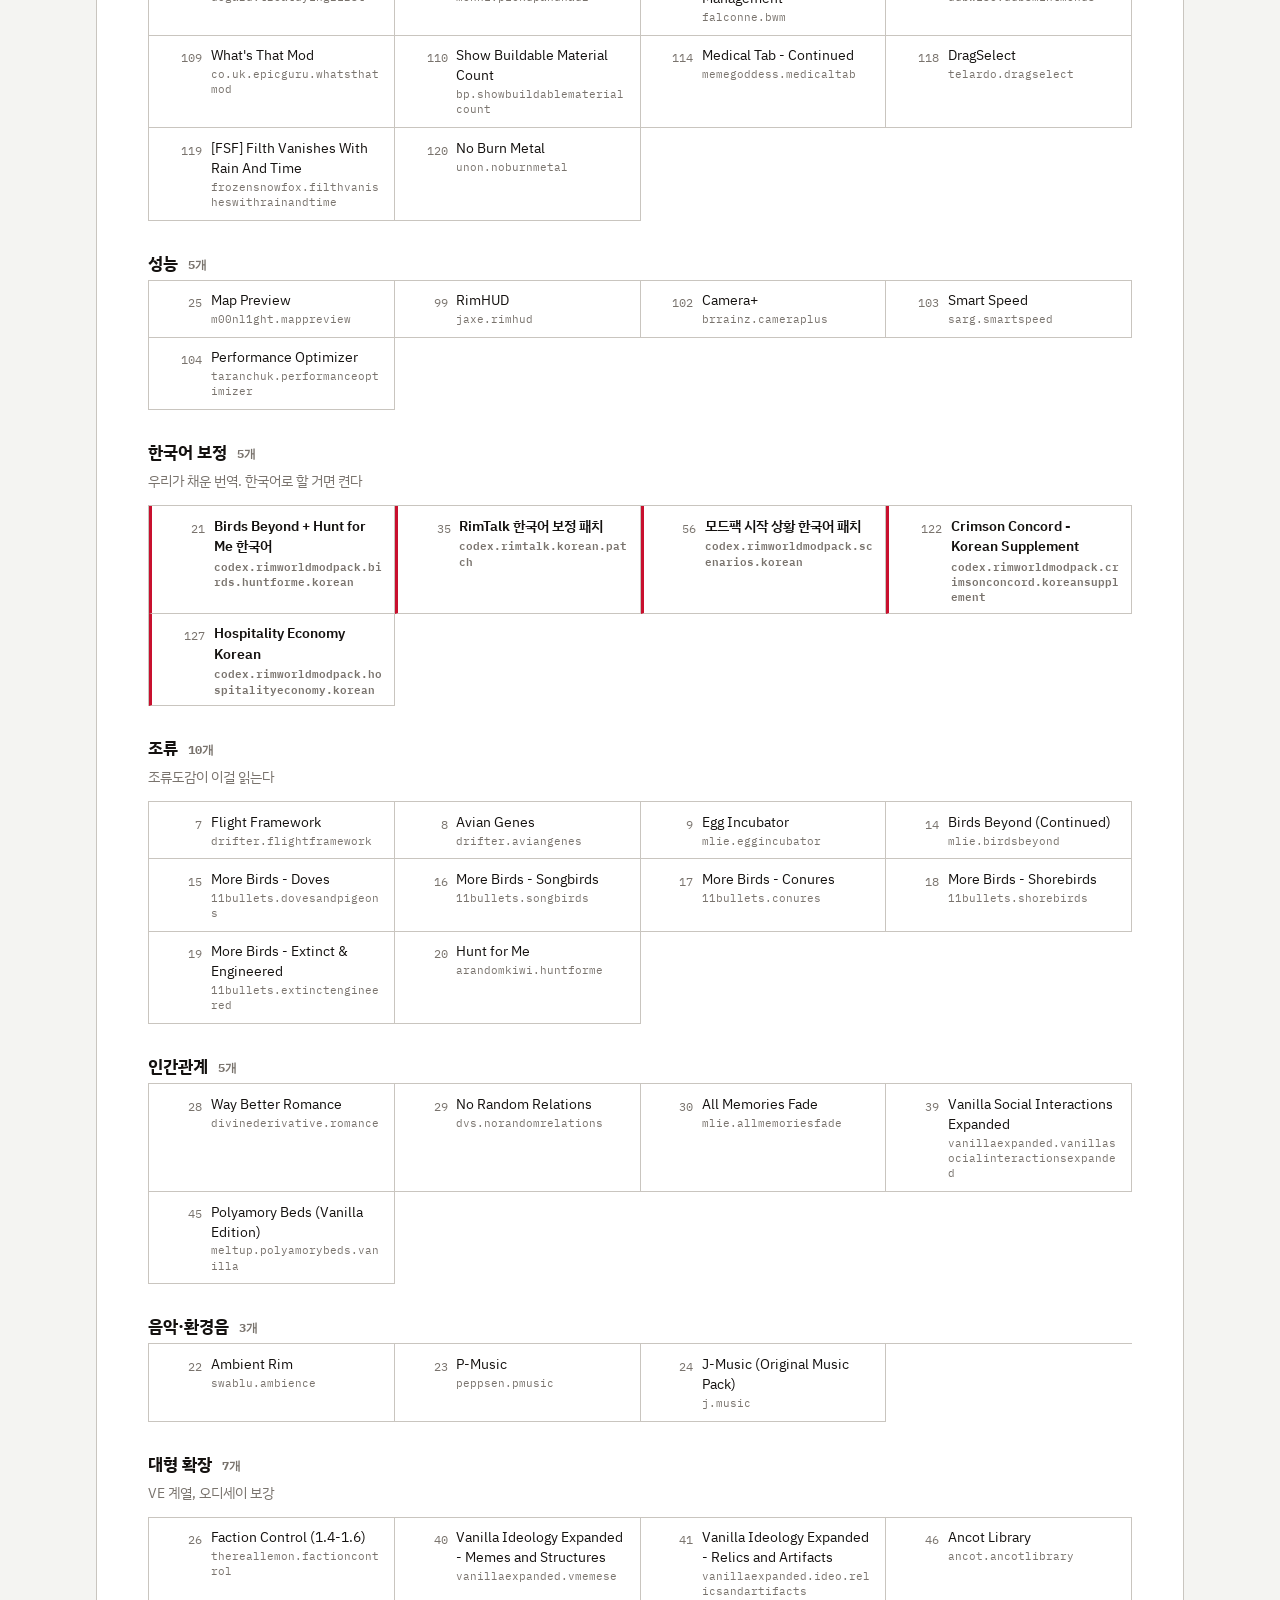
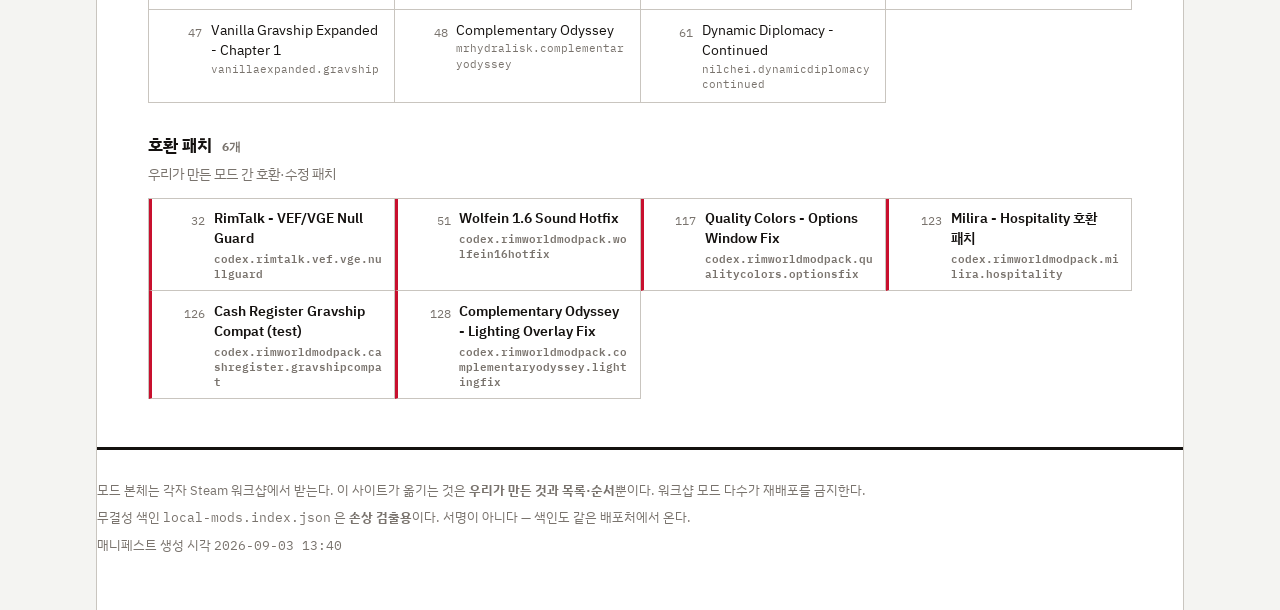
<file: mods.html>
<!doctype html>
<html lang="ko">
<head>
<meta charset="utf-8">
<meta name="viewport" content="width=device-width, initial-scale=1">
<title>부품 목록 — 진조이니라!</title>
<meta name="description" content="기준 세트의 모드 전체와 불러오는 순서.">
<meta name="color-scheme" content="light dark">
<link rel="preconnect" href="https://fonts.googleapis.com">
<link rel="preconnect" href="https://fonts.gstatic.com" crossorigin>
<link rel="stylesheet" href="https://fonts.googleapis.com/css2?family=IBM+Plex+Mono:wght@400;600&family=IBM+Plex+Sans+KR:wght@400;500;600;700&display=swap">
<link rel="stylesheet" href="assets/style.css">
</head>
<body>
<!--
DIRECTION CONTRACT — rim.issssm.com

THESIS: 이 팩은 고르는 카탈로그가 아니라 순서가 검증된 조립물 하나다. 세트를
고르고 번호를 따라가면 끝난다. 기능을 자랑하는 히어로 배너와 카드 격자를 쓰지
않는다 — 초보가 먼저 묻는 것은 "무엇이 들었나" 가 아니라 "뭐부터 하면 되나" 다.

OWN-WORLD: 조립 설명서. 흰 종이, 검은 키라인, 진홍(#c8102e)이 이 팩의 정체이자
유일한 강조색, 노랑·검정 사선 위험 띠가 경고를 진다. 여백의 큰 외곽선 숫자,
1:1 부품 호출 상자 격자, IBM Plex Sans KR + Plex Mono, 숫자는 전부 tabular.

STORY: 세트 상자가 부품 수와 난이도를 모서리에 찍고 나란히 놓인 것을 본다.
자기 것이 어느 것인지 알아보고, 번호 매긴 단계를 따라 혼자 끝까지 깐다.
세트로 정해지지 않는 것(성인 요소)은 상자 아래에서 따로 묻는다.

FIRST VIEWPORT: 상단 3px 괘선 아래 워드마크. 그 아래 "뭐부터 하면 되는데?" 가
화면 폭을 쓰는 질문으로 서고, 답이 곧바로 1단계 링크다. 그 아래 노랑·검정
위험 띠가 DLC 4종·OneDrive 금지·성인 요소를 진다. 세트 상자는 그다음이다.

FORM: 브릭 조립 설명서. 공명 순위 7위였던 배정안(약전 첨부문서)을 두 축에서
이긴 도전자. seed 343098e7.

FINISH: unreviewed and undocumented is unfinished; this build ends with the finish review, the verdict, DESIGN.md, and every shipping raster carrying its provenance.
-->
<div class="sheet">
  <header class="masthead pad">
    <p class="wordmark">진조이니라<span class="bang">!</span></p>
    <p class="meta">RimWorld 1.6 · 팩 2026.09.03</p>
  </header>
  <nav class="tabs pad" aria-label="주요">
      <a href="index.html">시작</a>
      <a href="install.html">조립 순서</a>
      <a href="mods.html" aria-current="page">부품 목록</a>
  </nav>
  <main class="pad">
    <h1 class="q">부품 목록</h1>
    <p class="lede">기준 세트에 들어가는 <strong>127개</strong>다.
    왼쪽 번호가 <strong>불러오는 순서</strong>이고, 이 순서는 고를 수 없다.
    Revia 처럼 자기 선언대로 두면 로딩이 깨지는 검증된 예외가 여럿이라 그렇게 두었다.</p>

    <p class="sectionhead">세트별 개수</p>
    <div class="tablewrap">
      <table>
        <thead><tr><th>세트</th><th>부품</th><th>자작</th><th>위생</th><th>상태</th></tr></thead>
        <tbody>
        <tr><td>기본 세트</td><td class="num">69</td><td class="num">6</td><td>none</td><td><strong>미검증</strong></td></tr>
        <tr><td>입문 세트</td><td class="num">124</td><td class="num">17</td><td>none</td><td>검증됨</td></tr>
        <tr><td>기준 세트</td><td class="num">127</td><td class="num">19</td><td>lite</td><td>검증됨</td></tr>
        </tbody>
      </table>
    </div>

    <p class="legend"><span><span class="swatch"></span>진홍 표시는 우리가 만든 것이다. 나머지는 워크샵에서 각자 받는다.</span></p>
    <p class="stuck" style="margin:0.75rem 0 0"><b>성인 요소를 켜면</b>
    이 목록에 <strong>진조이니라! - 정기 운용</strong> (순서 69) 가 더 들어간다. 그 자리에 끼어들 뿐 다른 모드의 순서는 바뀌지 않는다.
    기본값은 끔이라 위 127개에는 없다.</p>

    <div class="bin">
      <h2>필수 기반 <span class="count">9개</span></h2>
      <p class="gdesc">빼면 배열이 무너진다</p>
      <div class="parts">
        <div class="part">
          <span class="ord">1</span>
          <span class="nm">Harmony<span class="id">brrainz.harmony</span></span>
        </div>
        <div class="part">
          <span class="ord">2</span>
          <span class="nm">Core<span class="id">ludeon.rimworld</span></span>
        </div>
        <div class="part">
          <span class="ord">3</span>
          <span class="nm">Royalty<span class="id">ludeon.rimworld.royalty</span></span>
        </div>
        <div class="part">
          <span class="ord">4</span>
          <span class="nm">Ideology<span class="id">ludeon.rimworld.ideology</span></span>
        </div>
        <div class="part">
          <span class="ord">5</span>
          <span class="nm">Biotech<span class="id">ludeon.rimworld.biotech</span></span>
        </div>
        <div class="part">
          <span class="ord">6</span>
          <span class="nm">Odyssey<span class="id">ludeon.rimworld.odyssey</span></span>
        </div>
        <div class="part">
          <span class="ord">27</span>
          <span class="nm">Humanoid Alien Races<span class="id">erdelf.humanoidalienraces</span></span>
        </div>
        <div class="part">
          <span class="ord">38</span>
          <span class="nm">Vanilla Expanded Framework<span class="id">oskarpotocki.vanillafactionsexpanded.core</span></span>
        </div>
        <div class="part">
          <span class="ord">52</span>
          <span class="nm">NewRatkinPlus<span class="id">solaris.ratkinracemod</span></span>
        </div>
      </div>
      <h2>종족 <span class="count">14개</span></h2>
      <p class="gdesc">울페인·밀리라·랫킨·민초 등</p>
      <div class="parts">
        <div class="part">
          <span class="ord">10</span>
          <span class="nm">Silversol's maidnoid<span class="id">silversol.consti</span></span>
        </div>
        <div class="part">
          <span class="ord">11</span>
          <span class="nm">Mechanoid Baby<span class="id">gg.mechbaby</span></span>
        </div>
        <div class="part">
          <span class="ord">12</span>
          <span class="nm">Mechanoid Lovers<span class="id">gg.mechlovers</span></span>
        </div>
        <div class="part">
          <span class="ord">13</span>
          <span class="nm">Maidnoid Codex<span class="id">gg.maidnoidcodex</span></span>
        </div>
        <div class="part">
          <span class="ord">50</span>
          <span class="nm">Wolfein Race<span class="id">melondove.wolfeinrace</span></span>
        </div>
        <div class="part">
          <span class="ord">53</span>
          <span class="nm">Mincho, The Mint Choco Slime ~ HAR ver.<span class="id">sutsutman.minchothemintchocoslimeharver</span></span>
        </div>
        <div class="part">
          <span class="ord">54</span>
          <span class="nm">Gloomy Dragonian race<span class="id">rooandgloomy.dragonianracemod</span></span>
        </div>
        <div class="part">
          <span class="ord">55</span>
          <span class="nm">Milira Race<span class="id">ancot.milirarace</span></span>
        </div>
        <div class="part">
          <span class="ord">57</span>
          <span class="nm">Vanilla Races Expanded - Sanguophage<span class="id">vanillaracesexpanded.sanguophage</span></span>
        </div>
        <div class="part">
          <span class="ord">58</span>
          <span class="nm">Addie's Sanguine Arsenal<span class="id">addie.addiessanguinearsenal</span></span>
        </div>
        <div class="part">
          <span class="ord">59</span>
          <span class="nm">Sanguophage Faction<span class="id">ocarina.sanguophage.faction</span></span>
        </div>
        <div class="part">
          <span class="ord">60</span>
          <span class="nm">Sanguophage Feed Relationship<span class="id">opponent019.sanguophagefeedrelationship</span></span>
        </div>
        <div class="part">
          <span class="ord">84</span>
          <span class="nm">Mincho Facial Animation<span class="id">talos.mincho.fa</span></span>
        </div>
        <div class="part">
          <span class="ord">86</span>
          <span class="nm">Wolfein Race Facial Animation<span class="id">melondove.wolfeinrace.fa</span></span>
        </div>
      </div>
      <h2>외형·애니메이션 <span class="count">28개</span></h2>
      <p class="gdesc">표정, 전투 동작, 손 표시</p>
      <div class="parts">
        <div class="part">
          <span class="ord">31</span>
          <span class="nm">Interaction Bubbles<span class="id">jaxe.bubbles</span></span>
        </div>
        <div class="part">
          <span class="ord">42</span>
          <span class="nm">Erin's Japanese Furniture<span class="id">erin.japanesefurniture</span></span>
        </div>
        <div class="part">
          <span class="ord">71</span>
          <span class="nm">UNAGI_Hair1<span class="id">unagi.kawaii.hair1</span></span>
        </div>
        <div class="part">
          <span class="ord">72</span>
          <span class="nm">UNAGI_Hair2<span class="id">unagi.short.hair2</span></span>
        </div>
        <div class="part">
          <span class="ord">73</span>
          <span class="nm">UNAGI Vanilla Apparel うなぎのバニラ服<span class="id">unagi.apparel.b.zibunyou</span></span>
        </div>
        <div class="part">
          <span class="ord">74</span>
          <span class="nm">Clean Textures<span class="id">ih.clean.textures</span></span>
        </div>
        <div class="part">
          <span class="ord">75</span>
          <span class="nm">[CF] Better Looking Plants<span class="id">better.plants</span></span>
        </div>
        <div class="part">
          <span class="ord">76</span>
          <span class="nm">[CF] Odyssey Upscaled 4x<span class="id">cf.odysseyupscalled</span></span>
        </div>
        <div class="part">
          <span class="ord">77</span>
          <span class="nm">[S16] Vanilla Weapons HD<span class="id">s16.vwhd</span></span>
        </div>
        <div class="part">
          <span class="ord">78</span>
          <span class="nm">[S16] Royalty Weapons HD<span class="id">s16.rwhd</span></span>
        </div>
        <div class="part">
          <span class="ord">79</span>
          <span class="nm">Morphs Assorted Biotech Retex<span class="id">morphsassorted.biotechretex</span></span>
        </div>
        <div class="part">
          <span class="ord">80</span>
          <span class="nm">Biotech Mechanoid Retexture<span class="id">el.biotechmechrt</span></span>
        </div>
        <div class="part">
          <span class="ord">81</span>
          <span class="nm">Dubs Apparel Tweaks<span class="id">dubwise.dubsappareltweaks</span></span>
        </div>
        <div class="part">
          <span class="ord">82</span>
          <span class="nm">[NL] Facial Animation - WIP<span class="id">nals.facialanimation</span></span>
        </div>
        <div class="part">
          <span class="ord">83</span>
          <span class="nm">[NL] Facial Animation - Experimentals<span class="id">nals.facialanimationexperimentals</span></span>
        </div>
        <div class="part">
          <span class="ord">85</span>
          <span class="nm">Gloomy Dragonian Facial Animation<span class="id">talos.dragonianfacialanimation</span></span>
        </div>
        <div class="part">
          <span class="ord">87</span>
          <span class="nm">UNAGI Facial Animation<span class="id">unagi.facialanimation</span></span>
        </div>
        <div class="part">
          <span class="ord">88</span>
          <span class="nm">UNAGI Facial Animation.biotech<span class="id">unagifacialanimation.biotech</span></span>
        </div>
        <div class="part">
          <span class="ord">89</span>
          <span class="nm">UNAGI EYE Parts Retexture<span class="id">unagi.fa.addon.eyeparts</span></span>
        </div>
        <div class="part">
          <span class="ord">90</span>
          <span class="nm">UNAGI Vanilla Hairs うなぎのバニラ髪<span class="id">unagi.hairs.b.zibunyou</span></span>
        </div>
        <div class="part">
          <span class="ord">105</span>
          <span class="nm">Blood Animations<span class="id">fuu.bloodanimations</span></span>
        </div>
        <div class="part">
          <span class="ord">106</span>
          <span class="nm">Show Me Your Hands<span class="id">mlie.showmeyourhands</span></span>
        </div>
        <div class="part">
          <span class="ord">107</span>
          <span class="nm">Muzzle Flash<span class="id">issaczhuang.muzzleflash</span></span>
        </div>
        <div class="part">
          <span class="ord">108</span>
          <span class="nm">Melee Animation<span class="id">co.uk.epicguru.meleeanimation</span></span>
        </div>
        <div class="part">
          <span class="ord">112</span>
          <span class="nm">WeaponStats<span class="id">bodlosh.weaponstats</span></span>
        </div>
        <div class="part">
          <span class="ord">113</span>
          <span class="nm">RPG Style Inventory Revamped<span class="id">sandy.rpgstyleinventory.avilmask.revamped</span></span>
        </div>
        <div class="part">
          <span class="ord">115</span>
          <span class="nm">Character Editor<span class="id">void.charactereditor</span></span>
        </div>
        <div class="part">
          <span class="ord">116</span>
          <span class="nm">Quality Colors (Continued)<span class="id">dawnsglow.qualcolor</span></span>
        </div>
      </div>
      <h2>진조이니라 <span class="count">6개</span></h2>
      <p class="gdesc">이 팩의 자작 모드</p>
      <div class="parts">
        <div class="part is-ours">
          <span class="ord">64</span>
          <span class="nm">진조이니라!<span class="id">codex.rimworldmodpack.crimsonconcord</span></span>
        </div>
        <div class="part is-ours">
          <span class="ord">65</span>
          <span class="nm">진조이니라! - 조류도감<span class="id">codex.rimworldmodpack.crimsonconcord.birding</span></span>
        </div>
        <div class="part is-ours">
          <span class="ord">66</span>
          <span class="nm">진조이니라! - 하피<span class="id">codex.rimworldmodpack.crimsonconcord.harpy</span></span>
        </div>
        <div class="part is-ours">
          <span class="ord">67</span>
          <span class="nm">진조이니라! - 선지국<span class="id">codex.rimworldmodpack.crimsonconcord.food</span></span>
        </div>
        <div class="part is-ours">
          <span class="ord">68</span>
          <span class="nm">진조이니라! - 진홍 협화회 이념<span class="id">codex.rimworldmodpack.crimsonconcord.ideology</span></span>
        </div>
        <div class="part is-ours">
          <span class="ord">70</span>
          <span class="nm">진조이니라! - 시작 시나리오<span class="id">codex.rimworldmodpack.crimsonconcord.scenarios</span></span>
        </div>
      </div>
      <h2>방문객 경제 <span class="count">4개</span></h2>
      <p class="gdesc">Hospitality, 계산대, 온천</p>
      <div class="parts">
        <div class="part">
          <span class="ord">49</span>
          <span class="nm">Better Traders Guild<span class="id">shunter.bettertradersguild</span></span>
        </div>
        <div class="part">
          <span class="ord">111</span>
          <span class="nm">Max Buy, Max Sell<span class="id">leoltron.maxbuymaxsell</span></span>
        </div>
        <div class="part">
          <span class="ord">121</span>
          <span class="nm">Hospitality (Continued)<span class="id">orion.hospitality</span></span>
        </div>
        <div class="part">
          <span class="ord">125</span>
          <span class="nm">Cash Register (Continued)<span class="id">orion.cashregister</span></span>
        </div>
      </div>
      <h2>위생 <span class="count">3개</span></h2>
      <p class="gdesc">아래 variants 로 갈래를 고른다</p>
      <div class="parts">
        <div class="part">
          <span class="ord">62</span>
          <span class="nm">Dubs Bad Hygiene Lite<span class="id">dubwise.dubsbadhygiene.lite</span></span>
        </div>
        <div class="part is-ours">
          <span class="ord">63</span>
          <span class="nm">DBH Lite - Modpack Compatibility<span class="id">codex.rimworldmodpack.dbhlite.compat</span></span>
        </div>
        <div class="part is-ours">
          <span class="ord">124</span>
          <span class="nm">Hospitality: Spa - DBH Lite 호환판<span class="id">codex.hospitalityspa.litecompat</span></span>
        </div>
      </div>
      <h2>RimTalk (AI 대화) <span class="count">4개</span></h2>
      <p class="gdesc">API 키가 있어야 쓸모가 있다</p>
      <div class="parts">
        <div class="part">
          <span class="ord">33</span>
          <span class="nm">RimTalk<span class="id">cj.rimtalk</span></span>
        </div>
        <div class="part">
          <span class="ord">34</span>
          <span class="nm">RimTalk: Persona Director<span class="id">rp.rimtalk.personadirector</span></span>
        </div>
        <div class="part">
          <span class="ord">36</span>
          <span class="nm">RimTalk - Expand Memory<span class="id">cj.rimtalk.expandmemory</span></span>
        </div>
        <div class="part">
          <span class="ord">37</span>
          <span class="nm">RimTalk Event+<span class="id">saltgin.rimtalkeventmemory</span></span>
        </div>
      </div>
      <h2>편의성 <span class="count">18개</span></h2>
      
      <div class="parts">
        <div class="part">
          <span class="ord">43</span>
          <span class="nm">[SYR] Coffee and Tea (Continued)<span class="id">mlie.syrcoffeeandtea</span></span>
        </div>
        <div class="part">
          <span class="ord">44</span>
          <span class="nm">RimFridge: Now with Shelves!<span class="id">rimfridge.kv.rw</span></span>
        </div>
        <div class="part">
          <span class="ord">91</span>
          <span class="nm">Common Sense<span class="id">avilmask.commonsense</span></span>
        </div>
        <div class="part">
          <span class="ord">92</span>
          <span class="nm">Replace Stuff - Continued<span class="id">memegoddess.replacestuff</span></span>
        </div>
        <div class="part">
          <span class="ord">93</span>
          <span class="nm">Auto-Cut Blight - 1.6<span class="id">defi.autocutblight</span></span>
        </div>
        <div class="part">
          <span class="ord">94</span>
          <span class="nm">Mad Skills<span class="id">ratys.madskills</span></span>
        </div>
        <div class="part">
          <span class="ord">95</span>
          <span class="nm">Pawn Target Fix<span class="id">fed1splay.pawntargetfix</span></span>
        </div>
        <div class="part">
          <span class="ord">96</span>
          <span class="nm">Smarter Construction<span class="id">dhultgren.smarterconstruction</span></span>
        </div>
        <div class="part">
          <span class="ord">97</span>
          <span class="nm">Treat Dying First<span class="id">dogard.treatdyingfirst</span></span>
        </div>
        <div class="part">
          <span class="ord">98</span>
          <span class="nm">Pick Up And Haul<span class="id">mehni.pickupandhaul</span></span>
        </div>
        <div class="part">
          <span class="ord">100</span>
          <span class="nm">Better Workbench Management<span class="id">falconne.bwm</span></span>
        </div>
        <div class="part">
          <span class="ord">101</span>
          <span class="nm">Dubs Mint Menus<span class="id">dubwise.dubsmintmenus</span></span>
        </div>
        <div class="part">
          <span class="ord">109</span>
          <span class="nm">What's That Mod<span class="id">co.uk.epicguru.whatsthatmod</span></span>
        </div>
        <div class="part">
          <span class="ord">110</span>
          <span class="nm">Show Buildable Material Count<span class="id">bp.showbuildablematerialcount</span></span>
        </div>
        <div class="part">
          <span class="ord">114</span>
          <span class="nm">Medical Tab - Continued<span class="id">memegoddess.medicaltab</span></span>
        </div>
        <div class="part">
          <span class="ord">118</span>
          <span class="nm">DragSelect<span class="id">telardo.dragselect</span></span>
        </div>
        <div class="part">
          <span class="ord">119</span>
          <span class="nm">[FSF] Filth Vanishes With Rain And Time<span class="id">frozensnowfox.filthvanisheswithrainandtime</span></span>
        </div>
        <div class="part">
          <span class="ord">120</span>
          <span class="nm">No Burn Metal<span class="id">unon.noburnmetal</span></span>
        </div>
      </div>
      <h2>성능 <span class="count">5개</span></h2>
      
      <div class="parts">
        <div class="part">
          <span class="ord">25</span>
          <span class="nm">Map Preview<span class="id">m00nl1ght.mappreview</span></span>
        </div>
        <div class="part">
          <span class="ord">99</span>
          <span class="nm">RimHUD<span class="id">jaxe.rimhud</span></span>
        </div>
        <div class="part">
          <span class="ord">102</span>
          <span class="nm">Camera+<span class="id">brrainz.cameraplus</span></span>
        </div>
        <div class="part">
          <span class="ord">103</span>
          <span class="nm">Smart Speed<span class="id">sarg.smartspeed</span></span>
        </div>
        <div class="part">
          <span class="ord">104</span>
          <span class="nm">Performance Optimizer<span class="id">taranchuk.performanceoptimizer</span></span>
        </div>
      </div>
      <h2>한국어 보정 <span class="count">5개</span></h2>
      <p class="gdesc">우리가 채운 번역. 한국어로 할 거면 켠다</p>
      <div class="parts">
        <div class="part is-ours">
          <span class="ord">21</span>
          <span class="nm">Birds Beyond + Hunt for Me 한국어<span class="id">codex.rimworldmodpack.birds.huntforme.korean</span></span>
        </div>
        <div class="part is-ours">
          <span class="ord">35</span>
          <span class="nm">RimTalk 한국어 보정 패치<span class="id">codex.rimtalk.korean.patch</span></span>
        </div>
        <div class="part is-ours">
          <span class="ord">56</span>
          <span class="nm">모드팩 시작 상황 한국어 패치<span class="id">codex.rimworldmodpack.scenarios.korean</span></span>
        </div>
        <div class="part is-ours">
          <span class="ord">122</span>
          <span class="nm">Crimson Concord - Korean Supplement<span class="id">codex.rimworldmodpack.crimsonconcord.koreansupplement</span></span>
        </div>
        <div class="part is-ours">
          <span class="ord">127</span>
          <span class="nm">Hospitality Economy Korean<span class="id">codex.rimworldmodpack.hospitalityeconomy.korean</span></span>
        </div>
      </div>
      <h2>조류 <span class="count">10개</span></h2>
      <p class="gdesc">조류도감이 이걸 읽는다</p>
      <div class="parts">
        <div class="part">
          <span class="ord">7</span>
          <span class="nm">Flight Framework<span class="id">drifter.flightframework</span></span>
        </div>
        <div class="part">
          <span class="ord">8</span>
          <span class="nm">Avian Genes<span class="id">drifter.aviangenes</span></span>
        </div>
        <div class="part">
          <span class="ord">9</span>
          <span class="nm">Egg Incubator<span class="id">mlie.eggincubator</span></span>
        </div>
        <div class="part">
          <span class="ord">14</span>
          <span class="nm">Birds Beyond (Continued)<span class="id">mlie.birdsbeyond</span></span>
        </div>
        <div class="part">
          <span class="ord">15</span>
          <span class="nm">More Birds - Doves<span class="id">11bullets.dovesandpigeons</span></span>
        </div>
        <div class="part">
          <span class="ord">16</span>
          <span class="nm">More Birds - Songbirds<span class="id">11bullets.songbirds</span></span>
        </div>
        <div class="part">
          <span class="ord">17</span>
          <span class="nm">More Birds - Conures<span class="id">11bullets.conures</span></span>
        </div>
        <div class="part">
          <span class="ord">18</span>
          <span class="nm">More Birds - Shorebirds<span class="id">11bullets.shorebirds</span></span>
        </div>
        <div class="part">
          <span class="ord">19</span>
          <span class="nm">More Birds - Extinct &amp; Engineered<span class="id">11bullets.extinctengineered</span></span>
        </div>
        <div class="part">
          <span class="ord">20</span>
          <span class="nm">Hunt for Me<span class="id">arandomkiwi.huntforme</span></span>
        </div>
      </div>
      <h2>인간관계 <span class="count">5개</span></h2>
      
      <div class="parts">
        <div class="part">
          <span class="ord">28</span>
          <span class="nm">Way Better Romance<span class="id">divinederivative.romance</span></span>
        </div>
        <div class="part">
          <span class="ord">29</span>
          <span class="nm">No Random Relations<span class="id">dvs.norandomrelations</span></span>
        </div>
        <div class="part">
          <span class="ord">30</span>
          <span class="nm">All Memories Fade<span class="id">mlie.allmemoriesfade</span></span>
        </div>
        <div class="part">
          <span class="ord">39</span>
          <span class="nm">Vanilla Social Interactions Expanded<span class="id">vanillaexpanded.vanillasocialinteractionsexpanded</span></span>
        </div>
        <div class="part">
          <span class="ord">45</span>
          <span class="nm">Polyamory Beds (Vanilla Edition)<span class="id">meltup.polyamorybeds.vanilla</span></span>
        </div>
      </div>
      <h2>음악·환경음 <span class="count">3개</span></h2>
      
      <div class="parts">
        <div class="part">
          <span class="ord">22</span>
          <span class="nm">Ambient Rim<span class="id">swablu.ambience</span></span>
        </div>
        <div class="part">
          <span class="ord">23</span>
          <span class="nm">P-Music<span class="id">peppsen.pmusic</span></span>
        </div>
        <div class="part">
          <span class="ord">24</span>
          <span class="nm">J-Music (Original Music Pack)<span class="id">j.music</span></span>
        </div>
      </div>
      <h2>대형 확장 <span class="count">7개</span></h2>
      <p class="gdesc">VE 계열, 오디세이 보강</p>
      <div class="parts">
        <div class="part">
          <span class="ord">26</span>
          <span class="nm">Faction Control (1.4-1.6)<span class="id">thereallemon.factioncontrol</span></span>
        </div>
        <div class="part">
          <span class="ord">40</span>
          <span class="nm">Vanilla Ideology Expanded - Memes and Structures<span class="id">vanillaexpanded.vmemese</span></span>
        </div>
        <div class="part">
          <span class="ord">41</span>
          <span class="nm">Vanilla Ideology Expanded - Relics and Artifacts<span class="id">vanillaexpanded.ideo.relicsandartifacts</span></span>
        </div>
        <div class="part">
          <span class="ord">46</span>
          <span class="nm">Ancot Library<span class="id">ancot.ancotlibrary</span></span>
        </div>
        <div class="part">
          <span class="ord">47</span>
          <span class="nm">Vanilla Gravship Expanded - Chapter 1<span class="id">vanillaexpanded.gravship</span></span>
        </div>
        <div class="part">
          <span class="ord">48</span>
          <span class="nm">Complementary Odyssey<span class="id">mrhydralisk.complementaryodyssey</span></span>
        </div>
        <div class="part">
          <span class="ord">61</span>
          <span class="nm">Dynamic Diplomacy - Continued<span class="id">nilchei.dynamicdiplomacycontinued</span></span>
        </div>
      </div>
      <h2>호환 패치 <span class="count">6개</span></h2>
      <p class="gdesc">우리가 만든 모드 간 호환·수정 패치</p>
      <div class="parts">
        <div class="part is-ours">
          <span class="ord">32</span>
          <span class="nm">RimTalk - VEF/VGE Null Guard<span class="id">codex.rimtalk.vef.vge.nullguard</span></span>
        </div>
        <div class="part is-ours">
          <span class="ord">51</span>
          <span class="nm">Wolfein 1.6 Sound Hotfix<span class="id">codex.rimworldmodpack.wolfein16hotfix</span></span>
        </div>
        <div class="part is-ours">
          <span class="ord">117</span>
          <span class="nm">Quality Colors - Options Window Fix<span class="id">codex.rimworldmodpack.qualitycolors.optionsfix</span></span>
        </div>
        <div class="part is-ours">
          <span class="ord">123</span>
          <span class="nm">Milira - Hospitality 호환 패치<span class="id">codex.rimworldmodpack.milira.hospitality</span></span>
        </div>
        <div class="part is-ours">
          <span class="ord">126</span>
          <span class="nm">Cash Register Gravship Compat (test)<span class="id">codex.rimworldmodpack.cashregister.gravshipcompat</span></span>
        </div>
        <div class="part is-ours">
          <span class="ord">128</span>
          <span class="nm">Complementary Odyssey - Lighting Overlay Fix<span class="id">codex.rimworldmodpack.complementaryodyssey.lightingfix</span></span>
        </div>
      </div>
    </div>
  </main>
  <footer class="colophon pad">
    <p>모드 본체는 각자 Steam 워크샵에서 받는다. 이 사이트가 옮기는 것은 <strong>우리가 만든 것과 목록·순서</strong>뿐이다. 워크샵 모드 다수가 재배포를 금지한다.</p>
    <p>무결성 색인 <code>local-mods.index.json</code> 은 <strong>손상 검출용</strong>이다. 서명이 아니다 — 색인도 같은 배포처에서 온다.</p>
    <p>매니페스트 생성 시각 <code>2026-09-03 13:40</code></p>
  </footer>
</div>
</body>
</html>
</file>
<file: assets/style.css>
/* 진조이니라! — rim.issssm.com
   조립 설명서 문법. 키라인, 번호 매긴 단계, 1:1 부품 호출 상자.
   손으로 쓴다. 빌드 단계는 HTML 만 만든다. */

:root {
  --paper:      #ffffff;
  --paper-2:    #f4f4f2;
  --paper-3:    #e9e8e4;
  --ink:        #14110f;
  --ink-2:      #45403c;
  --ink-3:      #79736d;
  --rule:       #14110f;
  --rule-soft:  #c9c5bf;
  --crimson:    #c8102e;
  --crimson-2:  #9c0c23;
  --caution:    #f5c518;
  --info:       #2f6fa8;
  --ok:         #2c7a4b;

  --gutter:     5.5rem;
  --sheet:      68rem;

  --step-num:   clamp(2.6rem, 6vw, 4.2rem);

  --f-sans: "IBM Plex Sans KR", "Malgun Gothic", system-ui, sans-serif;
  --f-mono: "IBM Plex Mono", "D2Coding", ui-monospace, monospace;
}

@media (prefers-color-scheme: dark) {
  :root:not([data-theme="light"]) {
    --paper:     #14110f;
    --paper-2:   #1c1917;
    --paper-3:   #262220;
    --ink:       #ece8e3;
    --ink-2:     #b9b2ab;
    --ink-3:     #8b847d;
    --rule:      #ece8e3;
    --rule-soft: #3b3633;
    --crimson:   #ff4d63;
    --crimson-2: #ff7a8b;
    --caution:   #f5c518;
    --info:      #7db6e8;
    --ok:        #5fbf85;
  }
}

:root[data-theme="dark"] {
  --paper:     #14110f;
  --paper-2:   #1c1917;
  --paper-3:   #262220;
  --ink:       #ece8e3;
  --ink-2:     #b9b2ab;
  --ink-3:     #8b847d;
  --rule:      #ece8e3;
  --rule-soft: #3b3633;
  --crimson:   #ff4d63;
  --crimson-2: #ff7a8b;
  --caution:   #f5c518;
  --info:      #7db6e8;
  --ok:        #5fbf85;
}

* { box-sizing: border-box; }

html { -webkit-text-size-adjust: 100%; }

body {
  margin: 0;
  background: var(--paper-2);
  color: var(--ink);
  font-family: var(--f-sans);
  font-size: 16px;
  line-height: 1.7;
  word-break: keep-all;
  overflow-wrap: anywhere;
}

a { color: var(--crimson); text-underline-offset: 0.2em; }
a:focus-visible,
button:focus-visible { outline: 3px solid var(--crimson); outline-offset: 2px; }

/* ── 종이 ───────────────────────────────────────────────── */

.sheet {
  max-width: var(--sheet);
  margin: 0 auto;
  background: var(--paper);
  border-left: 1px solid var(--rule-soft);
  border-right: 1px solid var(--rule-soft);
  min-height: 100vh;
}

.pad { padding: 0 clamp(1.25rem, 4vw, 3.5rem); }

/* ── 머리 ───────────────────────────────────────────────── */

.masthead {
  border-bottom: 3px solid var(--rule);
  padding-top: 2.25rem;
  padding-bottom: 1.1rem;
  display: flex;
  flex-wrap: wrap;
  align-items: baseline;
  gap: 0.5rem 1.25rem;
}

.masthead .wordmark {
  font-size: clamp(1.6rem, 4.4vw, 2.4rem);
  font-weight: 700;
  letter-spacing: -0.02em;
  margin: 0;
  line-height: 1.15;
}
.masthead .wordmark .bang { color: var(--crimson); }

.masthead .meta {
  font-family: var(--f-mono);
  font-size: 0.78rem;
  color: var(--ink-3);
  letter-spacing: 0.04em;
  margin-left: auto;
  font-variant-numeric: tabular-nums;
}

nav.tabs {
  display: flex;
  flex-wrap: wrap;
  gap: 0;
  border-bottom: 1px solid var(--rule-soft);
}
nav.tabs a {
  font-family: var(--f-mono);
  font-size: 0.8rem;
  letter-spacing: 0.06em;
  text-decoration: none;
  color: var(--ink-2);
  padding: 0.85rem 1.1rem;
  border-bottom: 3px solid transparent;
  margin-bottom: -1px;
}
nav.tabs a:hover { color: var(--ink); background: var(--paper-2); }
nav.tabs a[aria-current="page"] {
  color: var(--ink);
  border-bottom-color: var(--crimson);
  font-weight: 600;
}

/* ── 경고 띠 ────────────────────────────────────────────── */

.hazard {
  border-top: 2px solid var(--ink);
  border-bottom: 2px solid var(--ink);
  background: var(--paper-2);
  margin-top: 2rem;
}
.hazard::before {
  content: "";
  display: block;
  height: 10px;
  background: repeating-linear-gradient(
    -45deg, var(--caution) 0 12px, var(--ink) 12px 24px);
}
.hazard .body { padding: 1.1rem clamp(1.25rem, 4vw, 3.5rem) 1.25rem; }
.hazard h2 {
  font-size: 0.8rem;
  font-family: var(--f-mono);
  letter-spacing: 0.12em;
  margin: 0 0 0.6rem;
  color: var(--ink);
}
.hazard ul { margin: 0; padding-left: 1.1rem; }
.hazard li { margin: 0.2rem 0; }
.hazard strong { color: var(--crimson); }

/* ── 단계 ───────────────────────────────────────────────── */

.step {
  display: grid;
  grid-template-columns: var(--gutter) 1fr;
  gap: 0 1.5rem;
  padding: 2.25rem 0;
  border-bottom: 1px solid var(--rule-soft);
}
.step:last-child { border-bottom: 0; }

.step .n {
  font-family: var(--f-mono);
  font-size: var(--step-num);
  font-weight: 700;
  line-height: 0.9;
  color: transparent;
  -webkit-text-stroke: 2px var(--rule);
  font-variant-numeric: tabular-nums;
  user-select: none;
}
.step.is-key .n { -webkit-text-stroke-color: var(--crimson); }

.step h2 {
  margin: 0 0 0.5rem;
  font-size: 1.3rem;
  line-height: 1.35;
  letter-spacing: -0.01em;
}
.step p { margin: 0 0 0.75rem; color: var(--ink-2); }
.step p:last-child { margin-bottom: 0; }

@media (max-width: 640px) {
  .step { grid-template-columns: 1fr; gap: 0.4rem; }
  .step .n { font-size: 2.2rem; }
}

/* 명령 상자 */
pre.cmd {
  font-family: var(--f-mono);
  font-size: 0.82rem;
  background: var(--paper-2);
  border: 1px solid var(--rule-soft);
  border-left: 4px solid var(--ink);
  padding: 0.75rem 0.9rem;
  margin: 0.6rem 0 0.9rem;
  line-height: 1.6;
  /* 가로 스크롤 대신 줄바꿈. 읽는 사람이 이걸 복사해서 붙여 넣는다 —
     잘린 줄을 스크롤해야 하는 것을 못 알아채면 명령을 반만 복사한다. */
  white-space: pre-wrap;
  overflow-wrap: anywhere;
}

/* 곁줄 — 막혔을 때 */
.stuck {
  border: 1px solid var(--rule-soft);
  border-left: 4px solid var(--caution);
  background: var(--paper-2);
  padding: 0.8rem 1rem;
  margin: 0.9rem 0 0;
  font-size: 0.92rem;
}
.stuck b {
  font-family: var(--f-mono);
  font-size: 0.75rem;
  letter-spacing: 0.08em;
  display: block;
  color: var(--ink-3);
  margin-bottom: 0.25rem;
}

/* ── 세트 상자 (프리셋) ─────────────────────────────────── */

.sets {
  display: grid;
  grid-template-columns: repeat(auto-fit, minmax(16rem, 1fr));
  gap: 1.25rem;
  padding: 2rem 0 2.5rem;
}

.set {
  border: 2px solid var(--rule);
  background: var(--paper);
  display: flex;
  flex-direction: column;
  position: relative;
}
.set.is-recommended { border-color: var(--crimson); }

.set .corner {
  position: absolute;
  top: -2px; right: -2px;
  background: var(--crimson);
  color: #fff;
  font-family: var(--f-mono);
  font-size: 0.7rem;
  letter-spacing: 0.1em;
  padding: 0.2rem 0.55rem;
}

.set .head {
  border-bottom: 1px solid var(--rule-soft);
  padding: 1.1rem 1.1rem 0.85rem;
}
.set .setno {
  font-family: var(--f-mono);
  font-size: 0.72rem;
  letter-spacing: 0.14em;
  color: var(--ink-3);
  font-variant-numeric: tabular-nums;
}
.set h3 { margin: 0.15rem 0 0.1rem; font-size: 1.3rem; letter-spacing: -0.01em; }
.set .tagline { color: var(--ink-2); font-size: 0.92rem; }

.set .stats {
  display: flex;
  gap: 1.25rem;
  padding: 0.75rem 1.1rem;
  border-bottom: 1px solid var(--rule-soft);
  font-family: var(--f-mono);
  font-size: 0.78rem;
  font-variant-numeric: tabular-nums;
  color: var(--ink-2);
}
.set .stats b { display: block; color: var(--ink); font-size: 1.15rem; font-weight: 700; }

.pips { letter-spacing: 0.12em; color: var(--crimson); }
.pips .off { color: var(--rule-soft); }

.set .why { padding: 0.9rem 1.1rem; margin: 0; flex: 1; }
.set .why li { margin: 0.3rem 0; font-size: 0.92rem; color: var(--ink-2); }

.set .cost {
  padding: 0.75rem 1.1rem;
  border-top: 1px dashed var(--rule-soft);
  font-size: 0.86rem;
  color: var(--ink-3);
}

.set .unverified {
  background: var(--caution);
  color: #14110f;
  padding: 0.5rem 1.1rem;
  font-size: 0.82rem;
  font-weight: 600;
}

/* ── 세트로 정해지지 않는 선택 ──────────────────────────── */

/* 왼쪽 강조 레일을 뺐다. 바로 위 .sectionhead 가 이미 2px 괘선과
   모노 눈썹으로 절을 갈라 주고 있어서 레일은 장식일 뿐이었다. */
.optional { margin: 0 0 1rem; }
.optional .q2 {
  font-size: 1.15rem;
  font-weight: 700;
  letter-spacing: -0.01em;
  margin: 0.75rem 0 0.4rem;
}
.optional p { max-width: 46rem; }
.optional td strong { color: var(--crimson); }

/* ── 부품 목록 ──────────────────────────────────────────── */

.bin { padding: 1.5rem 0 0; }
.bin h2 {
  font-size: 1.05rem;
  margin: 1.75rem 0 0.15rem;
  display: flex;
  align-items: baseline;
  gap: 0.6rem;
}
.bin h2 .count {
  font-family: var(--f-mono);
  font-size: 0.78rem;
  color: var(--ink-3);
  font-variant-numeric: tabular-nums;
}
.bin .gdesc { color: var(--ink-3); font-size: 0.88rem; margin: 0 0 0.75rem; }

/* 칸 사이를 gap 으로 벌리고 뒷배경을 선 색으로 두면 마지막 줄의
   빈 칸이 회색 덩어리로 남는다. 칸마다 선을 그린다. */
.parts {
  display: grid;
  grid-template-columns: repeat(auto-fill, minmax(15rem, 1fr));
  background: var(--paper);
  border-top: 1px solid var(--rule-soft);
  border-left: 1px solid var(--rule-soft);
}

.part {
  background: var(--paper);
  border-right: 1px solid var(--rule-soft);
  border-bottom: 1px solid var(--rule-soft);
  padding: 0.6rem 0.7rem;
  display: grid;
  grid-template-columns: 2.6rem 1fr;
  gap: 0.55rem;
  align-items: start;
}
.part .ord {
  font-family: var(--f-mono);
  font-size: 0.78rem;
  color: var(--ink-3);
  font-variant-numeric: tabular-nums;
  text-align: right;
  padding-top: 0.12rem;
}
.part .nm { font-size: 0.9rem; line-height: 1.4; }
.part .id {
  font-family: var(--f-mono);
  font-size: 0.68rem;
  color: var(--ink-3);
  display: block;
  margin-top: 0.1rem;
}
.part.is-ours { border-left: 3px solid var(--crimson); }
.part.is-ours .nm { font-weight: 600; }

.legend {
  font-size: 0.82rem;
  color: var(--ink-3);
  display: flex;
  flex-wrap: wrap;
  gap: 1.25rem;
  padding: 0.75rem 0 0;
}
.legend .swatch {
  display: inline-block;
  width: 0.7rem; height: 0.7rem;
  border-left: 3px solid var(--crimson);
  margin-right: 0.35rem;
  vertical-align: -1px;
}

/* ── 표 ─────────────────────────────────────────────────── */

.tablewrap { overflow-x: auto; }
table {
  border-collapse: collapse;
  width: 100%;
  font-size: 0.9rem;
}
th, td {
  text-align: left;
  padding: 0.5rem 0.7rem;
  border-bottom: 1px solid var(--rule-soft);
  vertical-align: top;
}
th {
  font-family: var(--f-mono);
  font-size: 0.72rem;
  letter-spacing: 0.08em;
  color: var(--ink-3);
  border-bottom: 2px solid var(--rule);
  white-space: nowrap;
}
td.num { font-family: var(--f-mono); font-variant-numeric: tabular-nums; }

/* ── 강조 링크 ──────────────────────────────────────────── */

.gonext {
  display: inline-flex;
  align-items: center;
  gap: 0.6rem;
  border: 2px solid var(--crimson);
  color: var(--crimson);
  background: transparent;
  font-weight: 700;
  text-decoration: none;
  padding: 0.7rem 1.2rem;
  font-size: 1.02rem;
}
.gonext:hover { background: var(--crimson); color: #fff; }

.dlmeta {
  font-family: var(--f-mono);
  font-size: 0.74rem;
  color: var(--ink-3);
  line-height: 1.6;
  margin: 0.5rem 0 0.9rem;
  word-break: break-all;
}
.dlmeta strong { color: var(--ink-2); }
.gonext .arrow { font-family: var(--f-mono); }

/* ── 꼬리 ───────────────────────────────────────────────── */

footer.colophon {
  border-top: 3px solid var(--rule);
  margin-top: 3rem;
  padding: 1.5rem 0 3rem;
  font-size: 0.84rem;
  color: var(--ink-3);
}
footer.colophon p { margin: 0.3rem 0; }
footer.colophon code { font-family: var(--f-mono); font-size: 0.8rem; }

.lede {
  font-size: clamp(1.05rem, 2.4vw, 1.25rem);
  line-height: 1.6;
  color: var(--ink-2);
  max-width: 44rem;
  margin: 1.75rem 0 0;
}
.lede strong { color: var(--ink); }

h1.q {
  font-size: clamp(1.9rem, 5.5vw, 3rem);
  line-height: 1.2;
  letter-spacing: -0.03em;
  margin: 2.25rem 0 0;
  max-width: 22ch;
}
h1.q em { font-style: normal; color: var(--crimson); }

.sectionhead {
  font-family: var(--f-mono);
  font-size: 0.75rem;
  letter-spacing: 0.14em;
  color: var(--ink-3);
  border-top: 2px solid var(--rule);
  padding-top: 0.6rem;
  margin-top: 2.75rem;
}

@media print {
  nav.tabs, .gonext { display: none; }
  .sheet { border: 0; }
}
</file>
